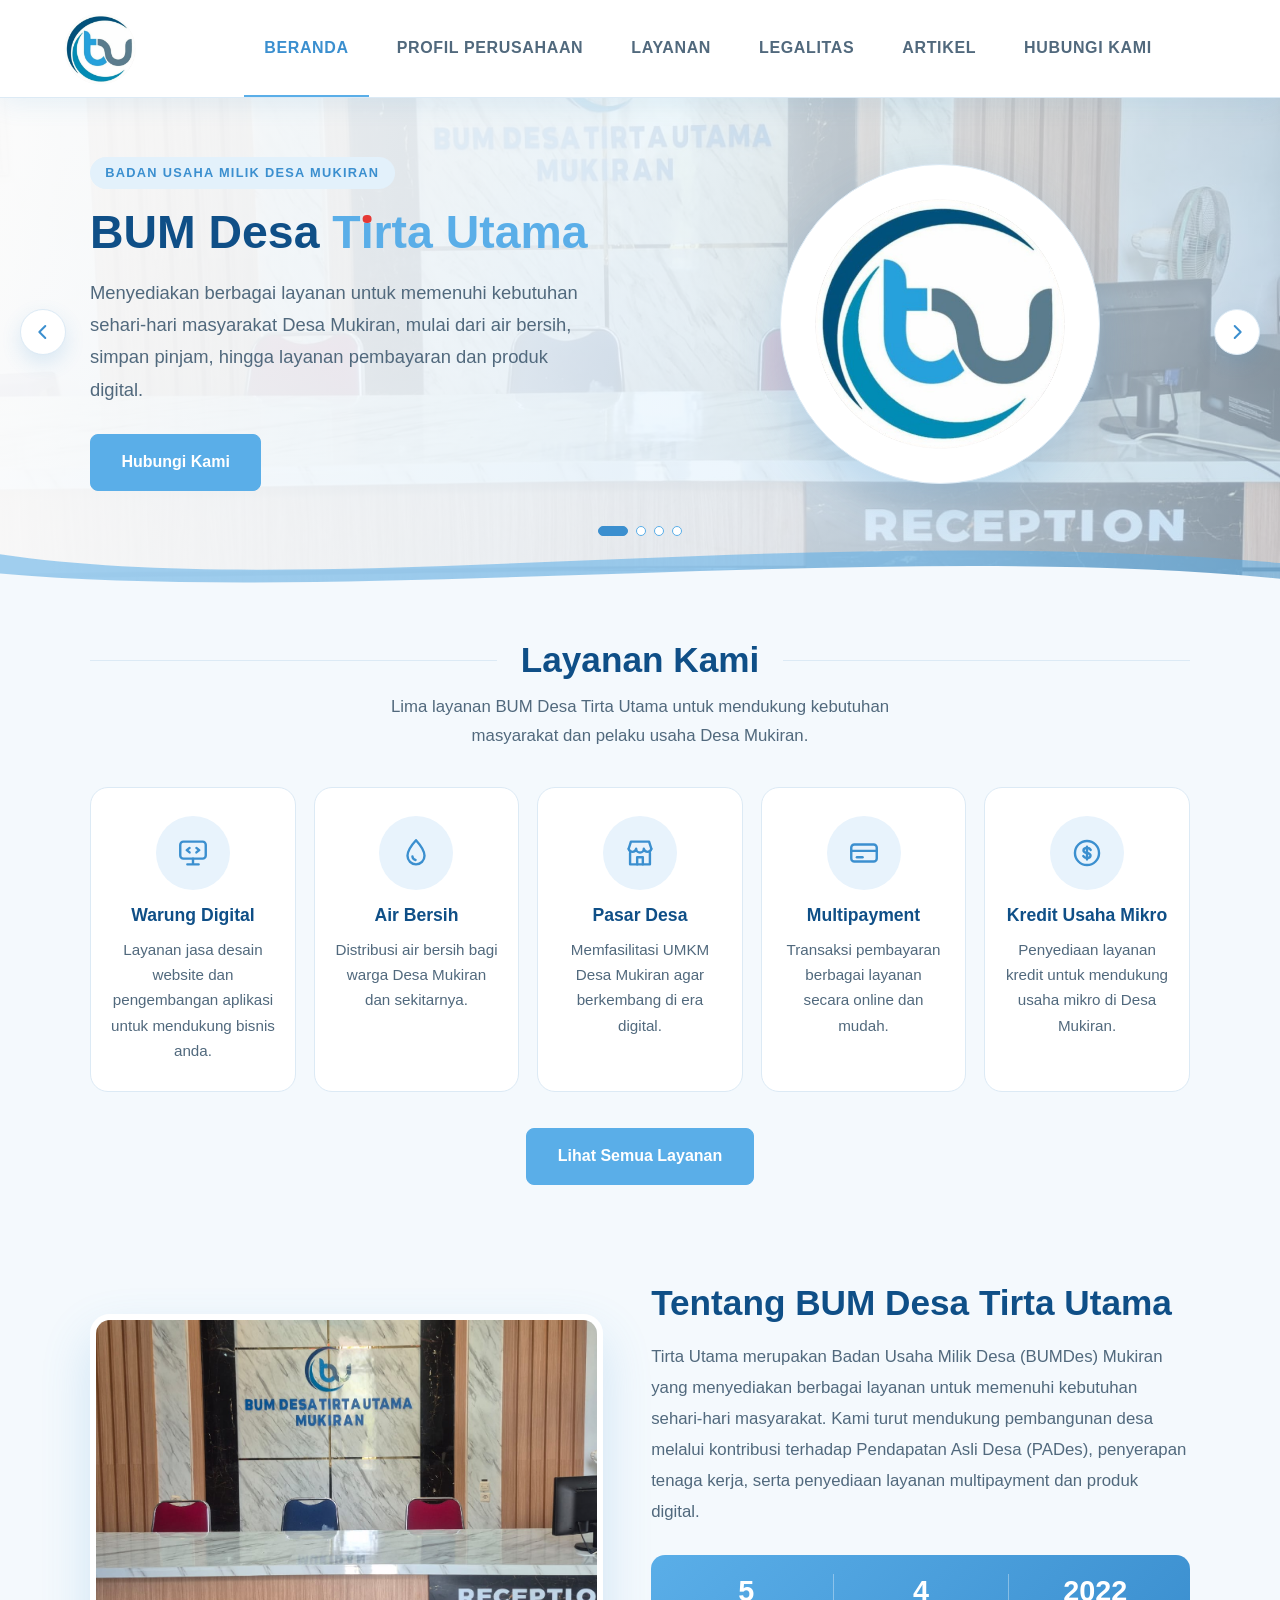
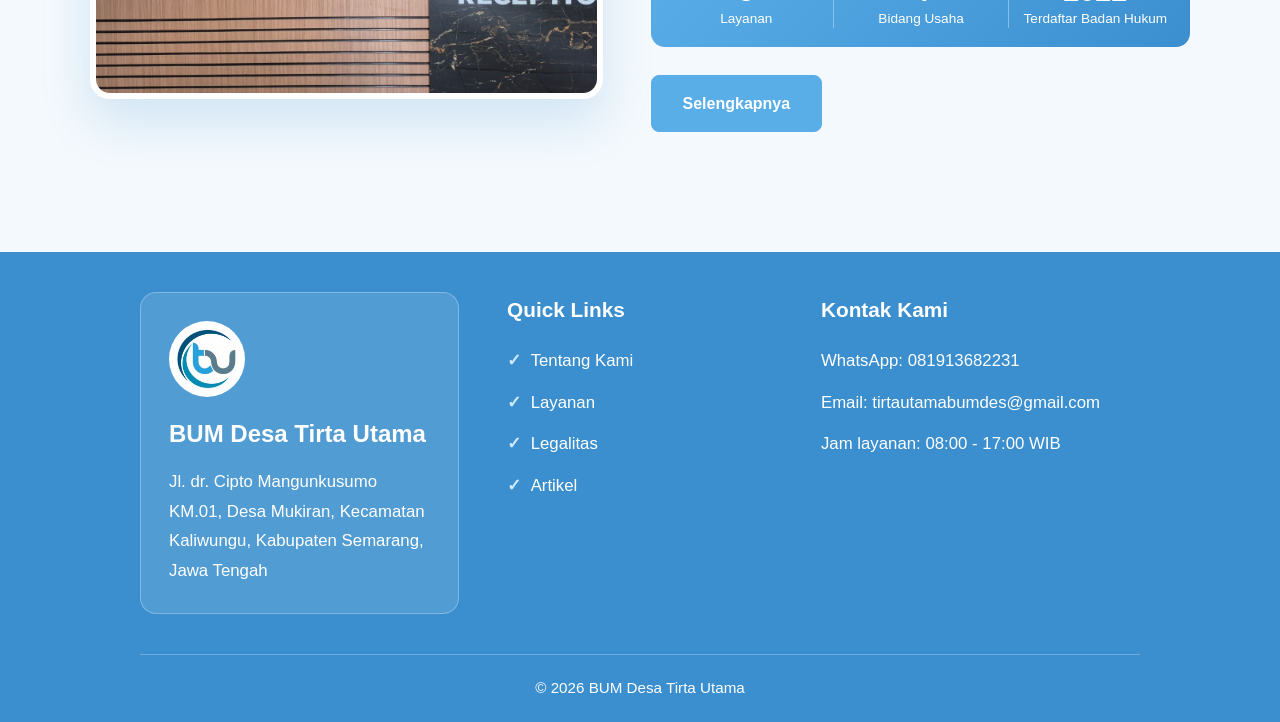
<file: index.html>
<!DOCTYPE html>
<html lang="id">
<head>
    <meta charset="UTF-8">
    <meta name="viewport" content="width=device-width, initial-scale=1">
    <title>BUM DESA TIRTA UTAMA</title>
    <link rel="stylesheet" href="style.css">
    <link rel="icon" type="image/png" href="logo.png">
</head>

<body class="home">
    <div class="container">

        <!-- NAVIGATION BAR -->
        <div class="container-navbar">
            <ul class="ul-navbar">
                <li class="li-navbar">
                    <a href="index.html" class="a-navbar active">BERANDA</a>
                </li>
                <li class="li-navbar">
                    <a href="companyprofile.html" class="a-navbar">PROFIL PERUSAHAAN</a>
                </li>
                <li class="li-navbar">
                    <a href="layanan.html" class="a-navbar">LAYANAN</a>
                </li>
                <li class="li-navbar">
                    <a href="legalitas.html" class="a-navbar">LEGALITAS</a>
                </li>
                <li class="li-navbar">
                    <a href="artikel.html" class="a-navbar">ARTIKEL</a>
                </li>
                <li class="li-navbar">
                    <a href="hubungikami.html" class="a-navbar">HUBUNGI KAMI</a>
                </li>
            </ul>
        </div>
        <!-- END OF NAVIGATION BAR -->

        <!-- CONTENT -->
        <main>

            <!-- HERO SLIDER: slide 1 = sapaan, slide berikutnya = artikel terbaru (dibuat otomatis oleh beranda.js) -->
            <section class="hm-hero" aria-roledescription="carousel" aria-label="Sapaan dan artikel terbaru">
                <div class="hm-track" id="hm-track">

                    <!-- Slide 1: sapaan -->
                    <div class="hm-slide">
                        <div class="hm-slide-in">
                            <div>
                                <span class="hm-kicker">Badan Usaha Milik Desa Mukiran</span>
                                <h1>BUM Desa <span>T<span class="i-merah">ı</span>rta Utama</span></h1>
                                <p>Menyediakan berbagai layanan untuk memenuhi kebutuhan sehari-hari masyarakat Desa Mukiran, mulai dari air bersih, simpan pinjam, hingga layanan pembayaran dan produk digital.</p>
                                <div class="hm-btns">
                                    <a href="hubungikami.html" class="btn btn-primary">Hubungi Kami</a>
                                </div>
                            </div>
                            <div class="hm-visual hm-visual-logo">
                                <img src="logo.png" alt="Logo BUM Desa Tirta Utama">
                            </div>
                        </div>
                    </div>

                    <!-- Slide artikel disisipkan di sini oleh beranda.js -->

                </div>

                <button type="button" class="hm-arrow hm-prev" id="hm-prev" aria-label="Slide sebelumnya">
                    <svg viewBox="0 0 24 24" fill="none" stroke="currentColor" stroke-width="2.2" stroke-linecap="round" stroke-linejoin="round" aria-hidden="true"><path d="M14.5 5.5L8 12l6.5 6.5"/></svg>
                </button>
                <button type="button" class="hm-arrow hm-next" id="hm-next" aria-label="Slide berikutnya">
                    <svg viewBox="0 0 24 24" fill="none" stroke="currentColor" stroke-width="2.2" stroke-linecap="round" stroke-linejoin="round" aria-hidden="true"><path d="M9.5 5.5L16 12l-6.5 6.5"/></svg>
                </button>
                <div class="hm-dots" id="hm-dots"></div>
            </section>

            <!-- LAYANAN -->
            <section class="hm-section">
                <div class="hm-wrap">
                    <h2 class="hm-title">Layanan Kami</h2>
                    <p class="hm-sub">Lima layanan BUM Desa Tirta Utama untuk mendukung kebutuhan masyarakat dan pelaku usaha Desa Mukiran.</p>

                    <div class="hm-svc-grid">
                        <a href="layanan.html" class="hm-svc">
                            <span class="hm-svc-icon"><svg viewBox="0 0 24 24" fill="none" stroke="currentColor" stroke-width="1.7" stroke-linecap="round" stroke-linejoin="round" aria-hidden="true"><rect x="3" y="4" width="18" height="12" rx="2.2"/><path d="M8 20h8M12 16v4"/><path d="M9.6 8.4L7.6 10l2 1.6M14.4 8.4l2 1.6-2 1.6"/></svg></span>
                            <h3>Warung Digital</h3>
                            <p>Layanan jasa desain website dan pengembangan aplikasi untuk mendukung bisnis anda.</p>
                        </a>
                        <a href="layanan.html" class="hm-svc">
                            <span class="hm-svc-icon"><svg viewBox="0 0 24 24" fill="none" stroke="currentColor" stroke-width="1.7" stroke-linecap="round" stroke-linejoin="round" aria-hidden="true"><path d="M12 3s6 6.5 6 11a6 6 0 0 1-12 0c0-4.5 6-11 6-11z"/><path d="M9.5 14.5a2.6 2.6 0 0 0 2.2 2.4"/></svg></span>
                            <h3>Air Bersih</h3>
                            <p>Distribusi air bersih bagi warga Desa Mukiran dan sekitarnya.</p>
                        </a>
                        <a href="layanan.html" class="hm-svc">
                            <span class="hm-svc-icon"><svg viewBox="0 0 24 24" fill="none" stroke="currentColor" stroke-width="1.7" stroke-linecap="round" stroke-linejoin="round" aria-hidden="true"><path d="M4 9l1.6-5h12.8L20 9"/><path d="M4 9a2.7 2.7 0 0 0 5.3 0 2.7 2.7 0 0 0 5.4 0A2.7 2.7 0 0 0 20 9"/><path d="M5 12v8h14v-8"/><path d="M10 20v-5h4v5"/></svg></span>
                            <h3>Pasar Desa</h3>
                            <p>Memfasilitasi UMKM Desa Mukiran agar berkembang di era digital.</p>
                        </a>
                        <a href="layanan.html" class="hm-svc">
                            <span class="hm-svc-icon"><svg viewBox="0 0 24 24" fill="none" stroke="currentColor" stroke-width="1.7" stroke-linecap="round" stroke-linejoin="round" aria-hidden="true"><rect x="3" y="6" width="18" height="12" rx="2.2"/><path d="M3 10.5h18"/><path d="M7 15h4"/></svg></span>
                            <h3>Multipayment</h3>
                            <p>Transaksi pembayaran berbagai layanan secara online dan mudah.</p>
                        </a>
                        <a href="layanan.html" class="hm-svc">
                            <span class="hm-svc-icon"><svg viewBox="0 0 24 24" fill="none" stroke="currentColor" stroke-width="1.7" stroke-linecap="round" stroke-linejoin="round" aria-hidden="true"><circle cx="12" cy="12" r="8.5"/><path d="M12 7.5v9"/><path d="M14.6 9.8c-.5-.9-1.5-1.3-2.6-1.3-1.5 0-2.5.7-2.5 1.7s1 1.5 2.5 1.8 2.5.8 2.5 1.8-1 1.7-2.5 1.7c-1.1 0-2.1-.4-2.6-1.3"/></svg></span>
                            <h3>Kredit Usaha Mikro</h3>
                            <p>Penyediaan layanan kredit untuk mendukung usaha mikro di Desa Mukiran.</p>
                        </a>
                    </div>

                    <div class="hm-center">
                        <a href="layanan.html" class="btn btn-primary">Lihat Semua Layanan</a>
                    </div>
                </div>
            </section>

            <!-- COMPANY PROFILE -->
            <section class="hm-section">
                <div class="hm-wrap hm-about">
                    <img src="bumdes.png" class="hm-about-img" alt="Ruang resepsionis BUM Desa Tirta Utama Mukiran">

                    <div>
                        <h2>Tentang BUM Desa Tirta Utama</h2>
                        <p>Tirta Utama merupakan Badan Usaha Milik Desa (BUMDes) Mukiran yang menyediakan berbagai 
                            layanan untuk memenuhi kebutuhan sehari-hari masyarakat. Kami turut mendukung pembangunan 
                            desa melalui kontribusi terhadap Pendapatan Asli Desa (PADes), penyerapan tenaga kerja, 
                            serta penyediaan layanan multipayment dan produk digital.</p>

                        <div class="hm-stats">
                            <div><b>5</b><span>Layanan</span></div>
                            <div><b>4</b><span>Bidang Usaha</span></div>
                            <div><b>2022</b><span>Terdaftar Badan Hukum</span></div>
                        </div>

                        <a href="companyprofile.html" class="btn btn-primary">Selengkapnya</a>
                    </div>
                </div>
            </section>

        </main>
        <!-- END OF CONTENT -->

        <!-- FOOTER -->
        <footer class="container-footer">
            <div class="footer-grid">
                <div class="footer-card">
                    <img src="logo.png" class="footer-logo" alt="BUM Desa Tirta Utama">
                    <h3>BUM Desa Tirta Utama</h3>
                    <p>Jl. dr. Cipto Mangunkusumo KM.01, Desa Mukiran, Kecamatan Kaliwungu, Kabupaten Semarang, Jawa Tengah</p>
                </div>
                <div class="footer-col">
                    <h4>Quick Links</h4>
                    <ul class="footer-list footer-check">
                        <li><a href="companyprofile.html">Tentang Kami</a></li>
                        <li><a href="layanan.html">Layanan</a></li>
                        <li><a href="legalitas.html">Legalitas</a></li>
                        <li><a href="artikel.html">Artikel</a></li>
                    </ul>
                </div>
                <div class="footer-col">
                    <h4>Kontak Kami</h4>
                    <ul class="footer-list">
                        <li>WhatsApp: 081913682231</li>
                        <li>Email: tirtautamabumdes@gmail.com</li>
                        <li>Jam layanan: 08:00 - 17:00 WIB</li>
                    </ul>
                </div>
            </div>
            <div class="footer-bottom">
                <p>&copy; 2026 BUM Desa Tirta Utama</p>
            </div>
        </footer>
        <!-- END OF FOOTER -->

    </div>

    <script src="beranda.js"></script>
    <script src="logo-scroll.js"></script>
</body>
</html>
</file>
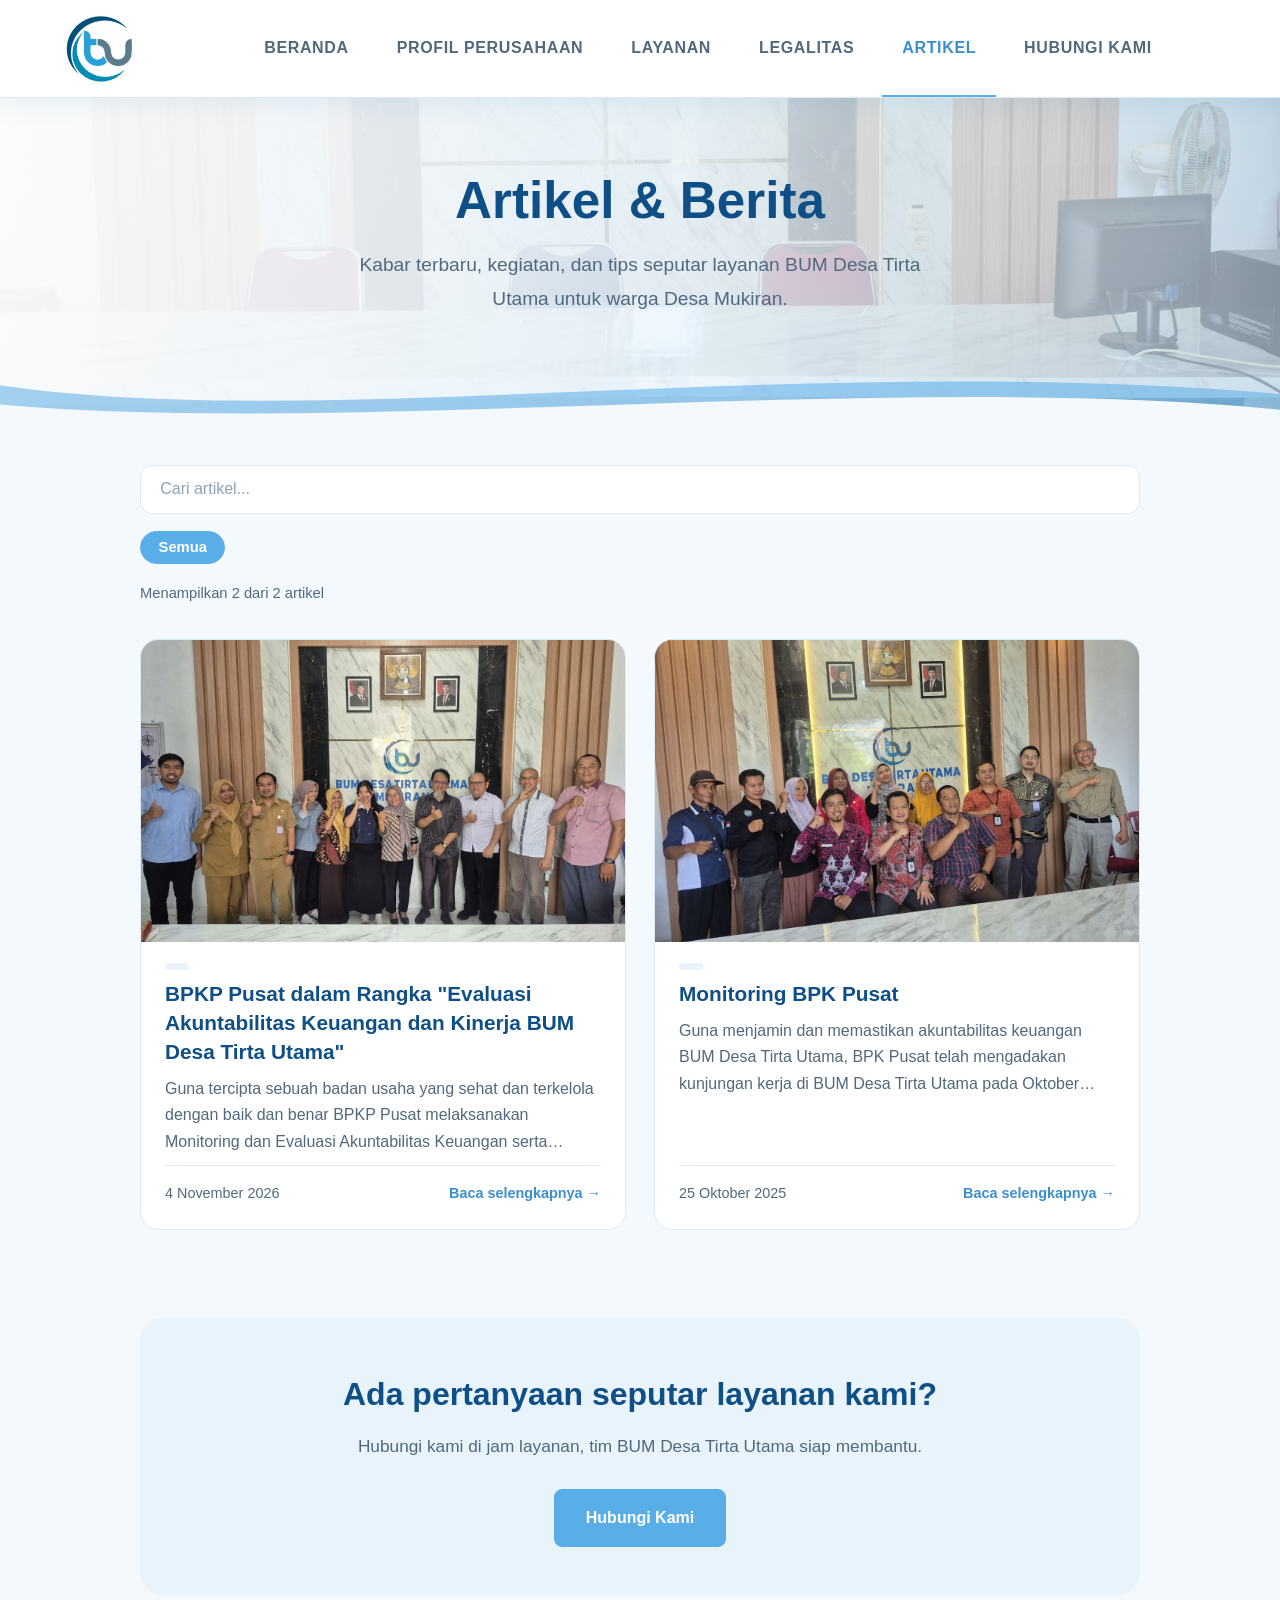
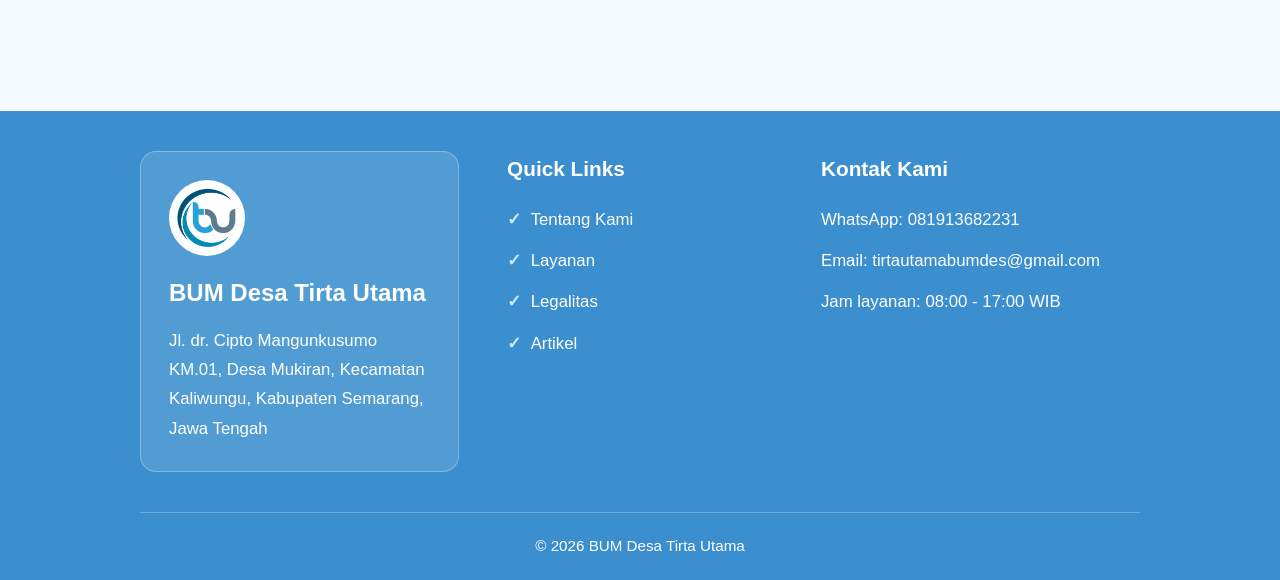
<file: artikel.html>
<!DOCTYPE html>
<html lang="id">
<head>
    <meta charset="UTF-8">
    <meta name="viewport" content="width=device-width, initial-scale=1">
    <title>Artikel - BUM Desa Tirta Utama</title>
    <link rel="stylesheet" href="style.css">
    <link rel="icon" type="image/png" href="logo.png">
</head>

<body>
    <div class="container">

        <!-- NAVIGATION BAR -->
        <div class="container-navbar">
            <ul class="ul-navbar">
                <li class="li-navbar">
                    <a href="index.html" class="a-navbar">BERANDA</a>
                </li>
                <li class="li-navbar">
                    <a href="companyprofile.html" class="a-navbar">PROFIL PERUSAHAAN</a>
                </li>
                <li class="li-navbar">
                    <a href="layanan.html" class="a-navbar">LAYANAN</a>
                </li>
                <li class="li-navbar">
                    <a href="legalitas.html" class="a-navbar">LEGALITAS</a>
                </li>
                <li class="li-navbar">
                    <a href="artikel.html" class="a-navbar active">ARTIKEL</a>
                </li>
                <li class="li-navbar">
                    <a href="hubungikami.html" class="a-navbar">HUBUNGI KAMI</a>
                </li>
            </ul>
        </div>
        <!-- END OF NAVIGATION BAR -->

        <!-- CONTENT: ARTIKEL -->
        <main class="cp-main">

            <!-- ===== TAMPILAN DAFTAR ARTIKEL ===== -->
            <div id="ar-list">

                <!-- Judul halaman -->
                <section class="cp-hero">
                    <div class="cp-hero-inner">
                        <h1>Artikel &amp; Berita</h1>
                        <p>Kabar terbaru, kegiatan, dan tips seputar layanan BUM Desa Tirta Utama untuk warga Desa Mukiran.</p>
                    </div>
                </section>

                <!-- Daftar artikel (kartu dibuat otomatis oleh artikel.js dari artikel-data.js) -->
                <section class="cp-section">
                    <div class="cp-wrap">
                        <div class="ar-tools">
                            <input type="search" id="ar-search" class="ar-search" placeholder="Cari artikel..." aria-label="Cari artikel">
                            <div id="ar-filter" class="ar-filter" role="group" aria-label="Filter kategori"></div>
                            <p id="ar-count" class="ar-count" aria-live="polite"></p>
                        </div>

                        <div id="ar-grid" class="berita-grid"></div>

                        <div id="ar-empty" class="ar-empty" hidden>
                            <h3>Artikel tidak ditemukan</h3>
                            <p>Coba kata kunci lain atau pilih kategori yang berbeda.</p>
                        </div>
                    </div>
                </section>

                <!-- Ajakan -->
                <section class="cp-section">
                    <div class="cp-wrap">
                        <div class="cp-cta">
                            <h2>Ada pertanyaan seputar layanan kami?</h2>
                            <p>Hubungi kami di jam layanan, tim BUM Desa Tirta Utama siap membantu.</p>
                            <a href="hubungikami.html" class="btn btn-primary">Hubungi Kami</a>
                        </div>
                    </div>
                </section>
            </div>

            <!-- ===== TAMPILAN BACA ARTIKEL (dibuka lewat #artikel-0, #artikel-1, dst) ===== -->
            <div id="ar-detail" hidden>
                <section class="cp-section">
                    <div class="cp-wrap">
                        <div class="ar-back">
                            <a href="artikel.html" class="btn btn-secondary">&larr; Semua Artikel</a>
                        </div>
                        <article id="ar-read" class="ar-read"></article>

                        <div id="ar-more" class="ar-more" hidden>
                            <h2 class="cp-title">Artikel Lainnya</h2>
                            <div id="ar-more-grid" class="berita-grid"></div>
                        </div>
                    </div>
                </section>
            </div>

        </main>
        <!-- END OF CONTENT -->

        <!-- FOOTER -->
        <footer class="container-footer">
            <div class="footer-grid">
                <div class="footer-card">
                    <img src="logo.png" class="footer-logo" alt="BUM Desa Tirta Utama">
                    <h3>BUM Desa Tirta Utama</h3>
                    <p>Jl. dr. Cipto Mangunkusumo KM.01, Desa Mukiran, Kecamatan Kaliwungu, Kabupaten Semarang, Jawa Tengah</p>
                </div>
                <div class="footer-col">
                    <h4>Quick Links</h4>
                    <ul class="footer-list footer-check">
                        <li><a href="companyprofile.html">Tentang Kami</a></li>
                        <li><a href="layanan.html">Layanan</a></li>
                        <li><a href="legalitas.html">Legalitas</a></li>
                        <li><a href="artikel.html">Artikel</a></li>
                    </ul>
                </div>
                <div class="footer-col">
                    <h4>Kontak Kami</h4>
                    <ul class="footer-list">
                        <li>WhatsApp: 081913682231</li>
                        <li>Email: tirtautamabumdes@gmail.com</li>
                        <li>Jam layanan: 08:00 - 17:00 WIB</li>
                    </ul>
                </div>
            </div>
            <div class="footer-bottom">
                <p>&copy; 2026 BUM Desa Tirta Utama</p>
            </div>
        </footer>
        <!-- END OF FOOTER -->

    </div>

    <script src="ilustrasi.js"></script>
    <script src="artikel-data.js"></script>
    <script src="artikel.js"></script>
    <script src="logo-scroll.js"></script>
</body>
</html>
</file>
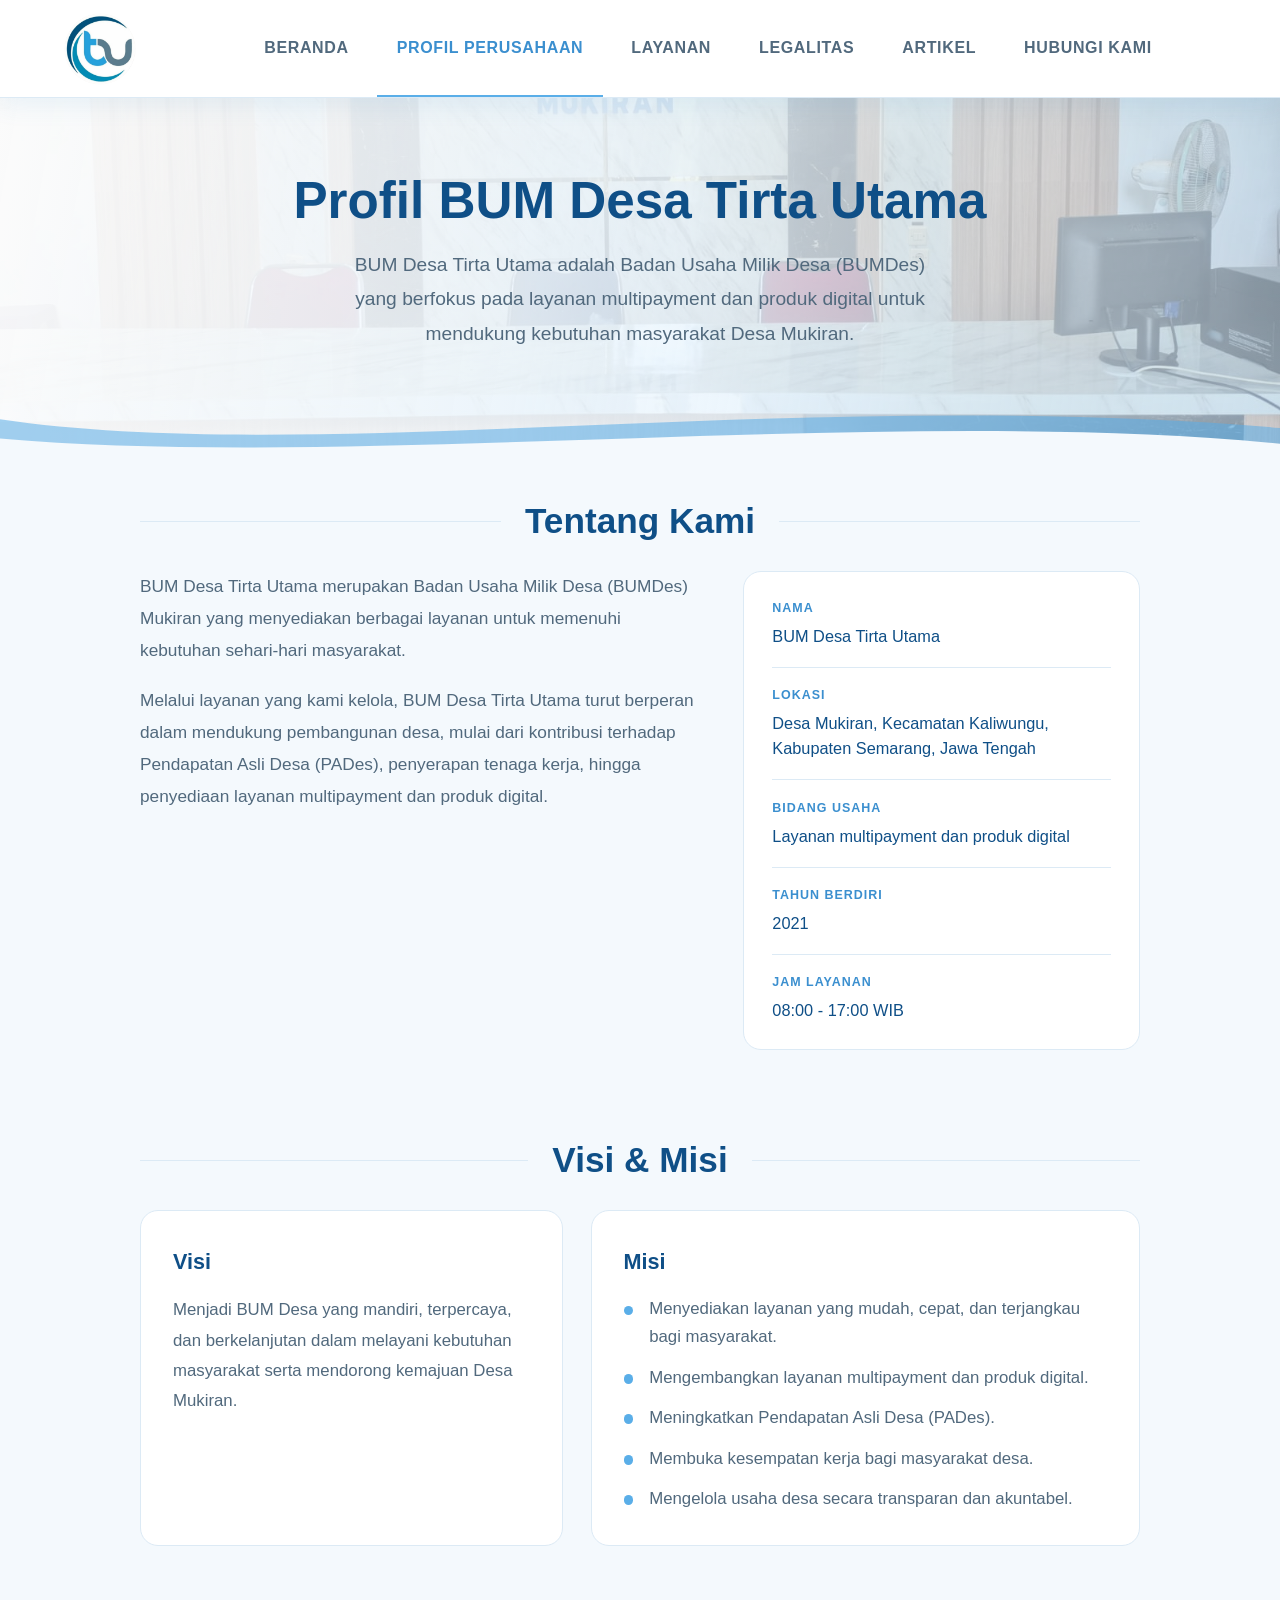
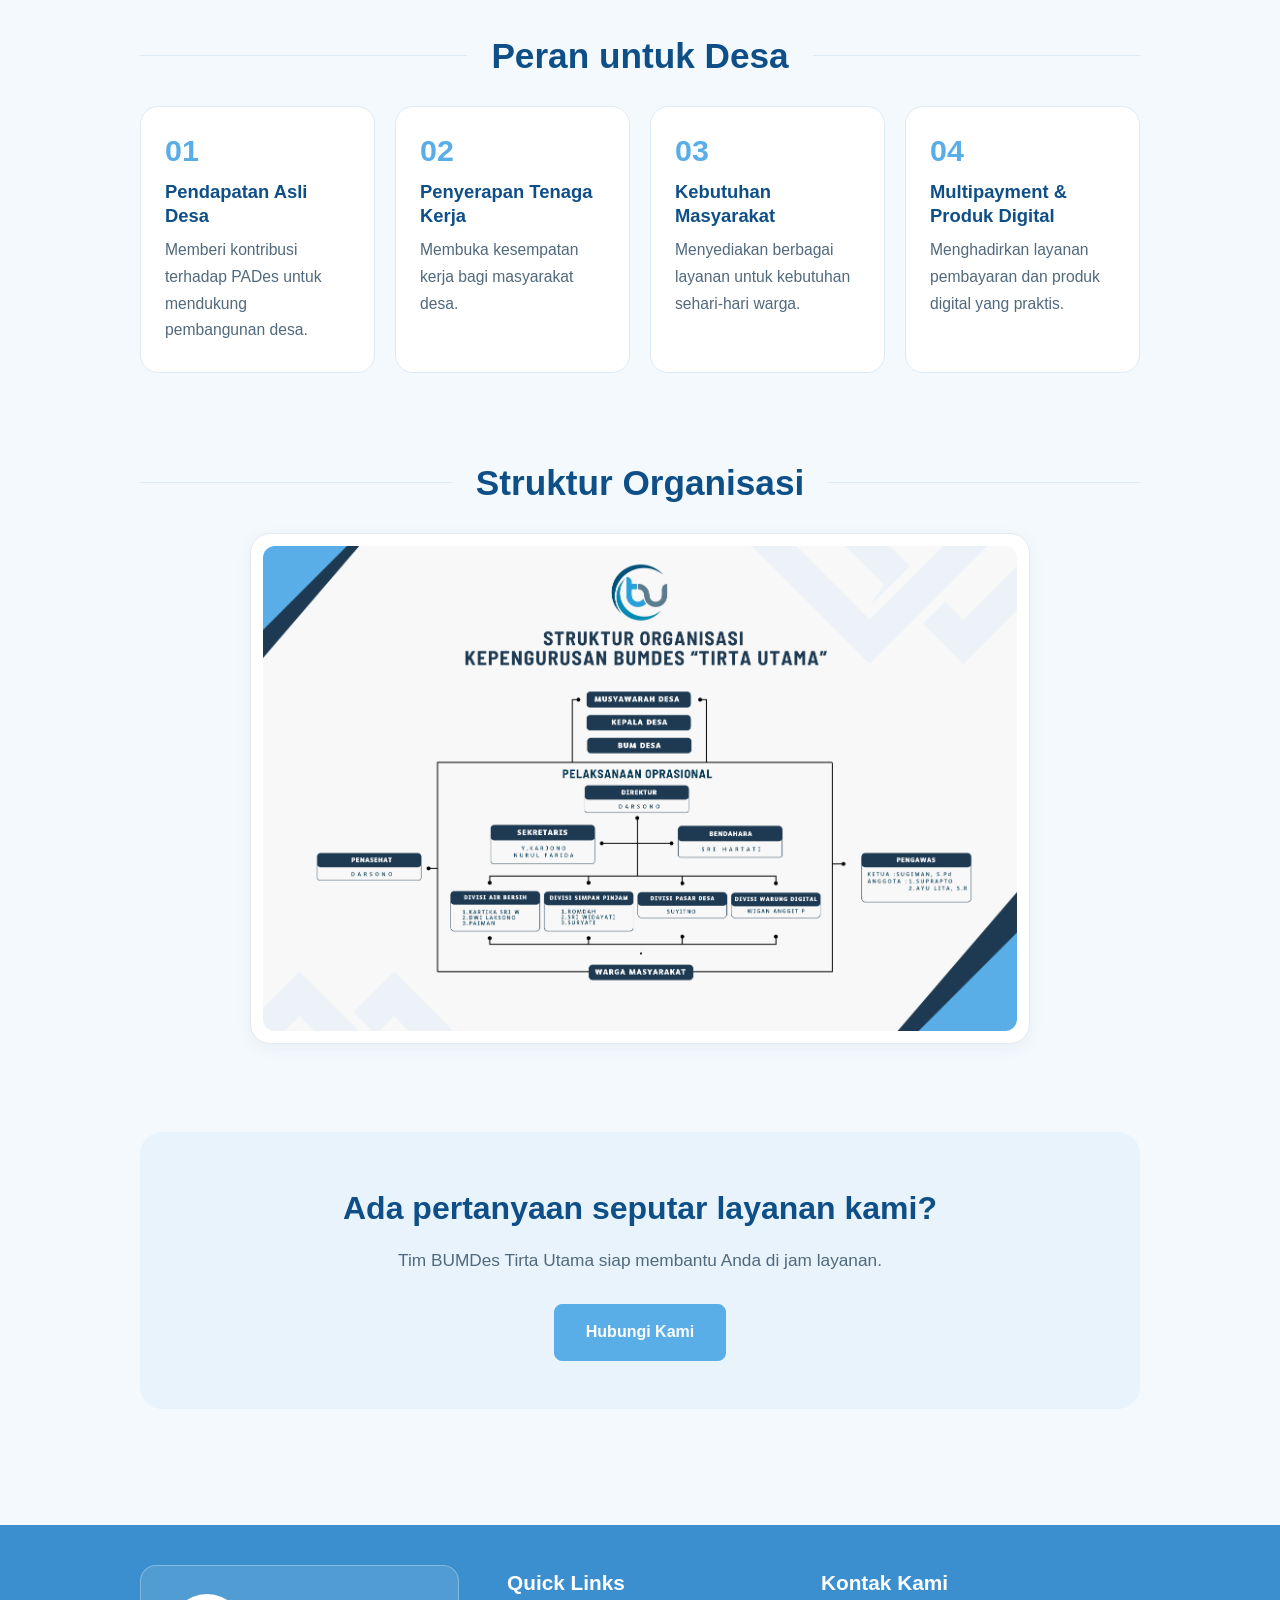
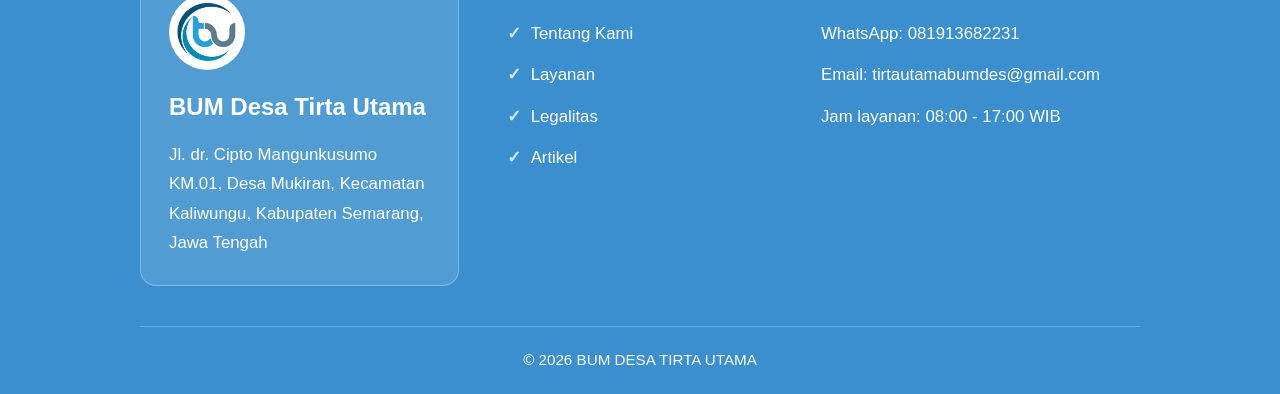
<file: companyprofile.html>
<!DOCTYPE html>
<html lang="id">
<head>
    <meta charset="UTF-8">
    <meta name="viewport" content="width=device-width, initial-scale=1">
    <title>Company Profile - BUM DESA TIRTA UTAMA</title>
    <link rel="stylesheet" href="style.css">
    <link rel="icon" type="image/png" href="logo.png">
</head>

<body>
    <div class="container">

        <!-- NAVIGATION BAR -->
        <div class="container-navbar">
            <ul class="ul-navbar">
                <li class="li-navbar">
                    <a href="index.html" class="a-navbar">BERANDA</a>
                </li>
                <li class="li-navbar">
                    <a href="companyprofile.html" class="a-navbar active">PROFIL PERUSAHAAN</a>
                </li>
                <li class="li-navbar">
                    <a href="layanan.html" class="a-navbar">LAYANAN</a>
                </li>
                <li class="li-navbar">
                    <a href="legalitas.html" class="a-navbar">LEGALITAS</a>
                </li>
                <li class="li-navbar">
                    <a href="artikel.html" class="a-navbar">ARTIKEL</a>
                </li>
                <li class="li-navbar">
                    <a href="hubungikami.html" class="a-navbar">HUBUNGI KAMI</a>
                </li>
            </ul>
        </div>
        <!-- END OF NAVIGATION BAR -->

        <!-- CONTENT: COMPANY PROFILE -->
        <main class="cp-main">

            <!-- Judul halaman -->
            <section class="cp-hero">
                <div class="cp-hero-inner">
                    <h1>Profil BUM Desa Tirta Utama</h1>
                    <p>BUM Desa Tirta Utama adalah Badan Usaha Milik Desa (BUMDes) yang berfokus pada layanan multipayment dan produk digital untuk mendukung kebutuhan masyarakat Desa Mukiran.</p>
                </div>
            </section>

            <!-- Tentang kami -->
            <section class="cp-section">
                <div class="cp-wrap">
                    <h2 class="cp-title">Tentang Kami</h2>
                    <div class="cp-about">
                        <div class="cp-about-text">
                            <p>BUM Desa Tirta Utama merupakan Badan Usaha Milik Desa (BUMDes) Mukiran yang menyediakan berbagai layanan untuk memenuhi kebutuhan sehari-hari masyarakat.</p>
                            <p>Melalui layanan yang kami kelola, BUM Desa Tirta Utama turut berperan dalam mendukung pembangunan desa, mulai dari kontribusi terhadap Pendapatan Asli Desa (PADes), penyerapan tenaga kerja, hingga penyediaan layanan multipayment dan produk digital.</p>
                        </div>

                        <dl class="cp-facts">
                            <div class="cp-fact">
                                <dt>Nama</dt>
                                <dd>BUM Desa Tirta Utama</dd>
                            </div>
                            <div class="cp-fact">
                                <dt>Lokasi</dt>
                                <dd>Desa Mukiran, Kecamatan Kaliwungu, Kabupaten Semarang, Jawa Tengah</dd>
                            </div>
                            <div class="cp-fact">
                                <dt>Bidang Usaha</dt>
                                <dd>Layanan multipayment dan produk digital</dd>
                            </div>
                            <div class="cp-fact">
                                <dt>Tahun Berdiri</dt>
                                <dd>2021</dd>
                            </div>
                            <div class="cp-fact">
                                <dt>Jam Layanan</dt>
                                <dd>08:00 - 17:00 WIB</dd>
                            </div>
                        </dl>
                    </div>
                </div>
            </section>

            <!-- Visi & misi -->
            <section class="cp-section">
                <div class="cp-wrap">
                    <h2 class="cp-title">Visi &amp; Misi</h2>
                    <div class="cp-duo">
                        <div class="cp-card">
                            <h3>Visi</h3>
                            <p>Menjadi BUM Desa yang mandiri, terpercaya, dan berkelanjutan dalam melayani kebutuhan masyarakat serta mendorong kemajuan Desa Mukiran.</p>
                        </div>
                        <div class="cp-card">
                            <h3>Misi</h3>
                            <ul class="cp-list">
                                <li>Menyediakan layanan yang mudah, cepat, dan terjangkau bagi masyarakat.</li>
                                <li>Mengembangkan layanan multipayment dan produk digital.</li>
                                <li>Meningkatkan Pendapatan Asli Desa (PADes).</li>
                                <li>Membuka kesempatan kerja bagi masyarakat desa.</li>
                                <li>Mengelola usaha desa secara transparan dan akuntabel.</li>
                            </ul>
                        </div>
                    </div>
                </div>
            </section>

            <!-- Peran BUMDes -->
            <section class="cp-section">
                <div class="cp-wrap">
                    <h2 class="cp-title">Peran untuk Desa</h2>
                    <div class="cp-roles">
                        <div class="cp-role">
                            <span class="cp-num">01</span>
                            <h3>Pendapatan Asli Desa</h3>
                            <p>Memberi kontribusi terhadap PADes untuk mendukung pembangunan desa.</p>
                        </div>
                        <div class="cp-role">
                            <span class="cp-num">02</span>
                            <h3>Penyerapan Tenaga Kerja</h3>
                            <p>Membuka kesempatan kerja bagi masyarakat desa.</p>
                        </div>
                        <div class="cp-role">
                            <span class="cp-num">03</span>
                            <h3>Kebutuhan Masyarakat</h3>
                            <p>Menyediakan berbagai layanan untuk kebutuhan sehari-hari warga.</p>
                        </div>
                        <div class="cp-role">
                            <span class="cp-num">04</span>
                            <h3>Multipayment &amp; Produk Digital</h3>
                            <p>Menghadirkan layanan pembayaran dan produk digital yang praktis.</p>
                        </div>
                    </div>
                </div>
            </section>

            <!-- Struktur pengurus -->
            <section class="cp-section">
                <div class="cp-wrap">
                    <h2 class="cp-title">Struktur Organisasi</h2>
                    <div style="max-width:780px; margin:24px auto 0; padding:12px; background:#fff; border:1px solid #e0eaf3; border-radius:20px; box-shadow:0 4px 16px rgba(30,60,90,0.06);">
                        <a href="struktur-organisasi.png" target="_blank" rel="noopener">
                            <img src="struktur-organisasi.png" 
                            alt="Struktur organisasi BUM Desa Tirta Utama"
                            style="display:block; width:100%; height:auto; margin:0 auto; border-radius:12px;">
                        </a>
                    </div>
                </div>
            </section>

            <!-- Ajakan -->
            <section class="cp-section">
                <div class="cp-wrap">
                    <div class="cp-cta">
                        <h2>Ada pertanyaan seputar layanan kami?</h2>
                        <p>Tim BUMDes Tirta Utama siap membantu Anda di jam layanan.</p>
                        <a href="hubungikami.html" class="btn btn-primary">Hubungi Kami</a>
                    </div>
                </div>
            </section>

        </main>
        <!-- END OF CONTENT -->

        <!-- FOOTER -->
        <footer class="container-footer">
            <div class="footer-grid">
                <div class="footer-card">
                    <img src="logo.png" class="footer-logo" alt="BUM DESA TIRTA UTAMA">
                    <h3>BUM Desa Tirta Utama</h3>
                    <p>Jl. dr. Cipto Mangunkusumo KM.01, Desa Mukiran, Kecamatan Kaliwungu, Kabupaten Semarang, Jawa Tengah</p>
                </div>
                <div class="footer-col">
                    <h4>Quick Links</h4>
                    <ul class="footer-list footer-check">
                        <li><a href="companyprofile.html">Tentang Kami</a></li>
                        <li><a href="layanan.html">Layanan</a></li>
                        <li><a href="legalitas.html">Legalitas</a></li>
                        <li><a href="artikel.html">Artikel</a></li>
                    </ul>
                </div>
                <div class="footer-col">
                    <h4>Kontak Kami</h4>
                    <ul class="footer-list">
                        <li>WhatsApp: 081913682231</li>
                        <li>Email: tirtautamabumdes@gmail.com</li>
                        <li>Jam layanan: 08:00 - 17:00 WIB</li>
                    </ul>
                </div>
            </div>
            <div class="footer-bottom">
                <p>&copy; 2026 BUM DESA TIRTA UTAMA</p>
            </div>
        </footer>
        <!-- END OF FOOTER -->

    </div>

    <script src="logo-scroll.js"></script>
</body>
</html>
</file>
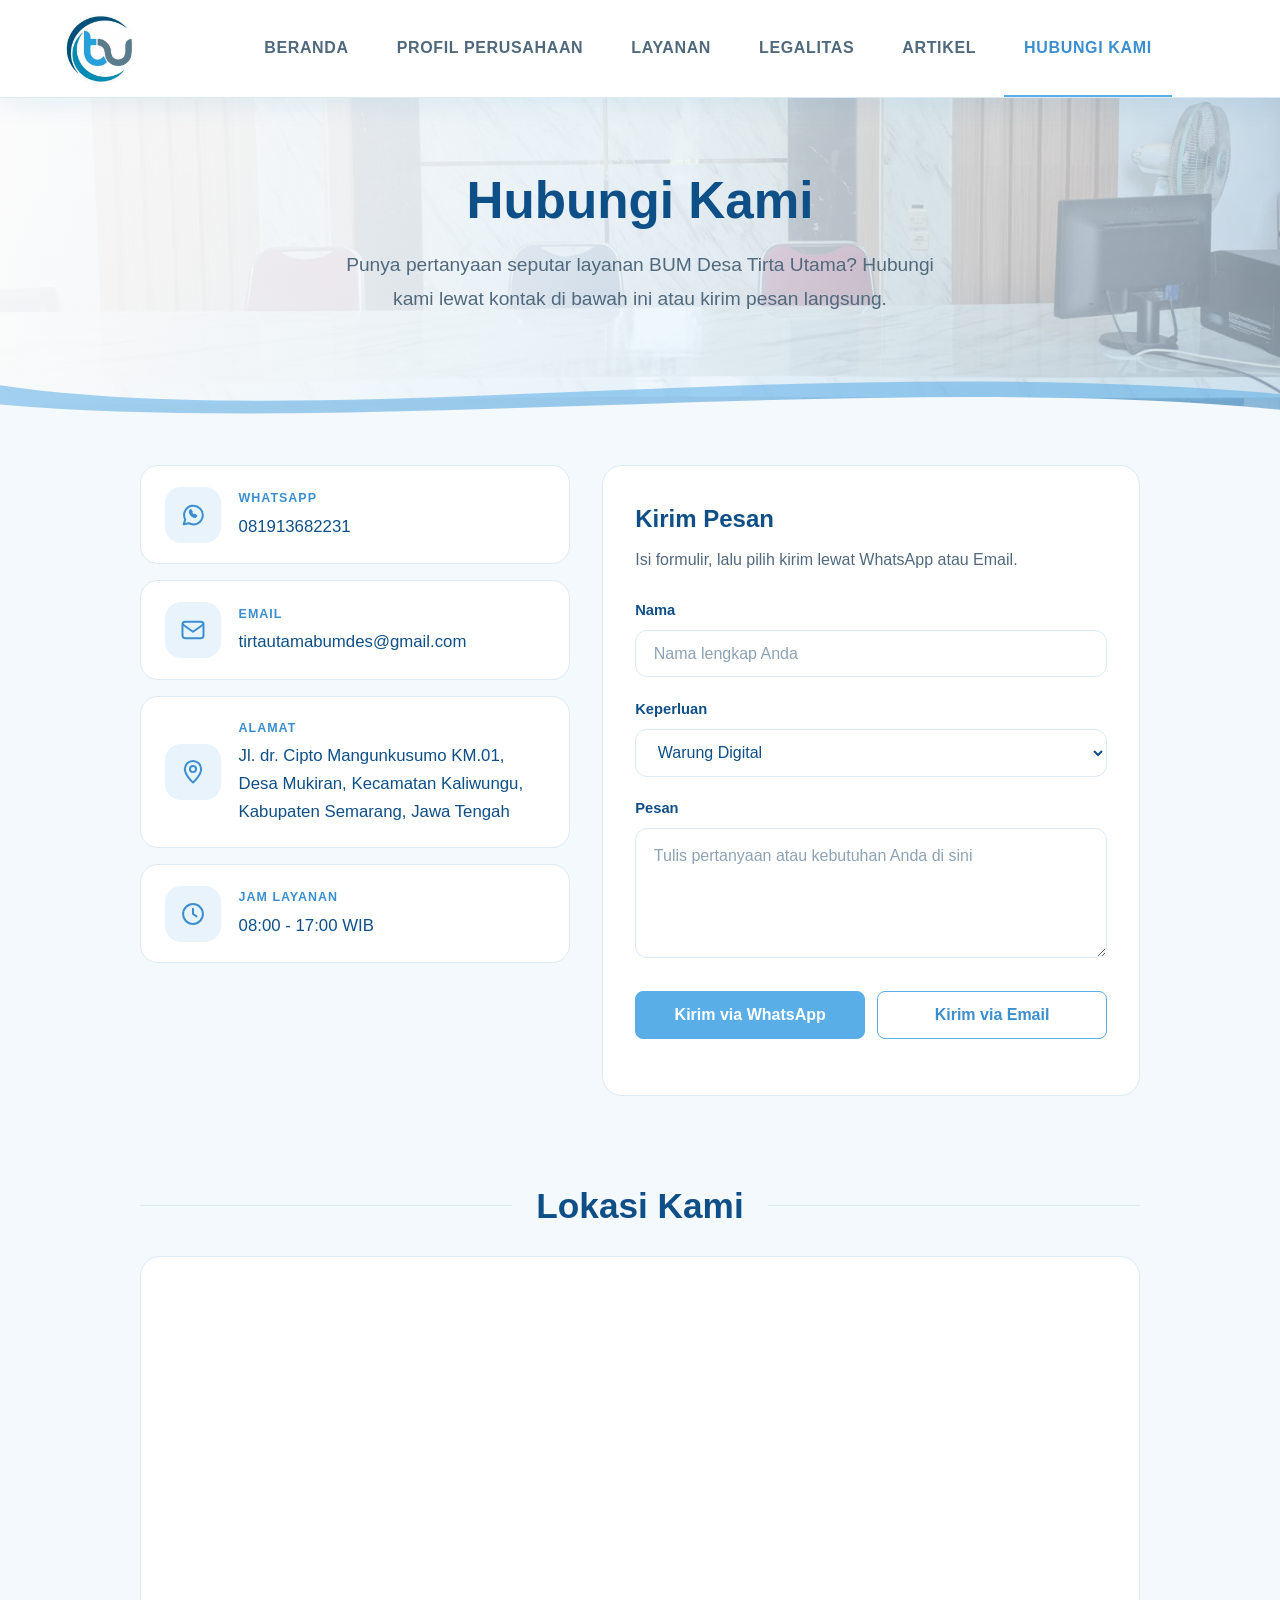
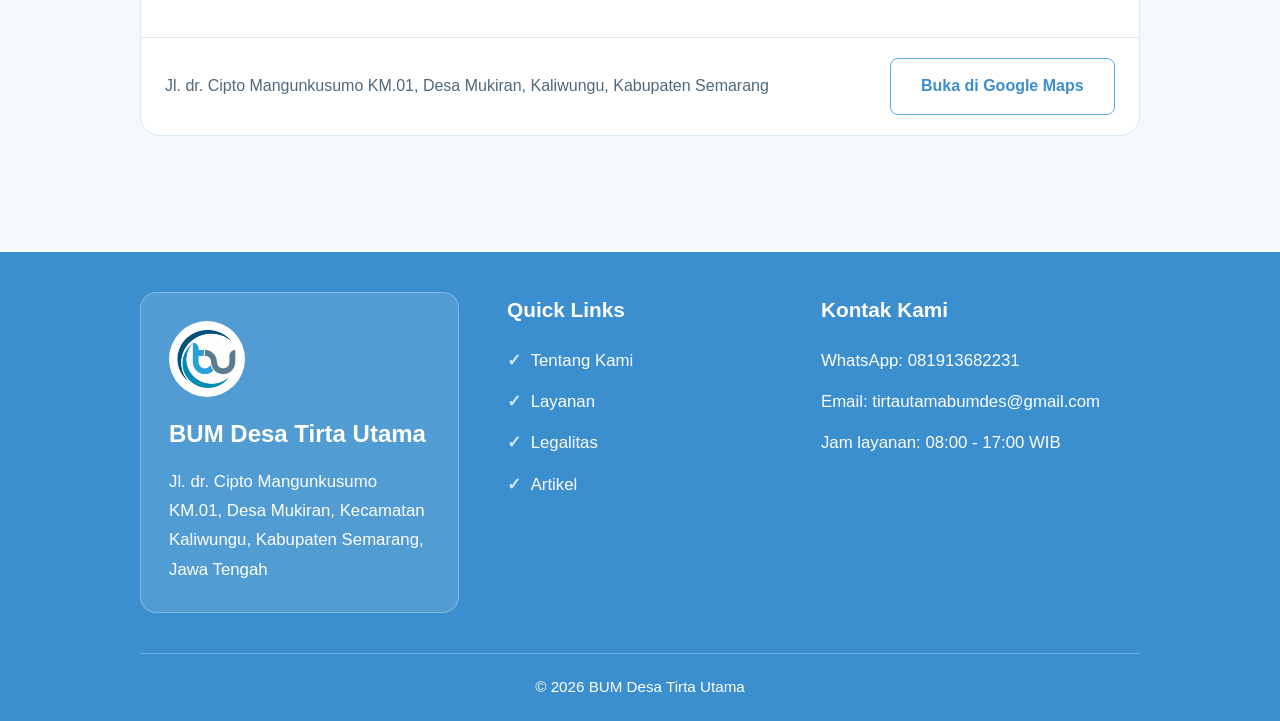
<file: hubungikami.html>
<!DOCTYPE html>
<html lang="id">
<head>
    <meta charset="UTF-8">
    <meta name="viewport" content="width=device-width, initial-scale=1">
    <title>Hubungi Kami - BUMDes Tirta Utama</title>
    <link rel="stylesheet" href="style.css">
    <link rel="icon" type="image/png" href="logo.png">
</head>

<body>
    <div class="container">

        <!-- NAVIGATION BAR -->
        <div class="container-navbar">
            <ul class="ul-navbar">
                <li class="li-navbar">
                    <a href="index.html" class="a-navbar">BERANDA</a>
                </li>
                <li class="li-navbar">
                    <a href="companyprofile.html" class="a-navbar">PROFIL PERUSAHAAN</a>
                </li>
                <li class="li-navbar">
                    <a href="layanan.html" class="a-navbar">LAYANAN</a>
                </li>
                <li class="li-navbar">
                    <a href="legalitas.html" class="a-navbar">LEGALITAS</a>
                </li>
                <li class="li-navbar">
                    <a href="artikel.html" class="a-navbar">ARTIKEL</a>
                </li>
                <li class="li-navbar">
                    <a href="hubungikami.html" class="a-navbar active">HUBUNGI KAMI</a>
                </li>
            </ul>
        </div>
        <!-- END OF NAVIGATION BAR -->

        <!-- CONTENT: HUBUNGI KAMI -->
        <main class="cp-main">

            <!-- Judul halaman -->
            <section class="cp-hero">
                <div class="cp-hero-inner">
                    <h1>Hubungi Kami</h1>
                    <p>Punya pertanyaan seputar layanan BUM Desa Tirta Utama? Hubungi kami lewat kontak di bawah ini atau kirim pesan langsung.</p>
                </div>
            </section>

            <!-- Kontak + formulir -->
            <section class="cp-section">
                <div class="cp-wrap">
                    <div class="hk-grid">

                        <!-- Info kontak -->
                        <div class="hk-info">
                            <a class="hk-item" href="https://wa.me/6281913682231" target="_blank" rel="noopener">
                                <span class="hk-icon"><svg viewBox="0 0 24 24" fill="none" stroke="currentColor" stroke-width="1.7" stroke-linecap="round" stroke-linejoin="round" aria-hidden="true"><path d="M4 20l1.3-4.2A8 8 0 1 1 8.4 19z"/><path d="M9.2 9.2c.2 2.2 2.4 4.4 4.6 4.6l1.2-1.1-1.8-1-.8.6c-.8-.4-1.6-1.2-2-2l.6-.8-1-1.8z"/></svg></span>
                                <div>
                                    <span class="hk-label">WhatsApp</span>
                                    <span class="hk-value">081913682231</span>
                                </div>
                            </a>

                            <a class="hk-item" href="mailto:tirtautamabumdes@gmail.com">
                                <span class="hk-icon"><svg viewBox="0 0 24 24" fill="none" stroke="currentColor" stroke-width="1.7" stroke-linecap="round" stroke-linejoin="round" aria-hidden="true"><rect x="3" y="5" width="18" height="14" rx="2.2"/><path d="M3.5 7.5l8.5 6 8.5-6"/></svg></span>
                                <div>
                                    <span class="hk-label">Email</span>
                                    <span class="hk-value">tirtautamabumdes@gmail.com</span>
                                </div>
                            </a>

                            <a class="hk-item" href="https://maps.app.goo.gl/Ys4Yiwtcksxp25mj8" target="_blank" rel="noopener">
                                <span class="hk-icon"><svg viewBox="0 0 24 24" fill="none" stroke="currentColor" stroke-width="1.7" stroke-linecap="round" stroke-linejoin="round" aria-hidden="true"><path d="M12 21s7-6.2 7-11.5a7 7 0 0 0-14 0C5 14.800 12 21 12 21z"/><circle cx="12" cy="9.5" r="2.6"/></svg></span>
                                <div>
                                    <span class="hk-label">Alamat</span>
                                    <span class="hk-value">Jl. dr. Cipto Mangunkusumo KM.01, Desa Mukiran, Kecamatan Kaliwungu, Kabupaten Semarang, Jawa Tengah</span>
                                </div>
                            </a>

                            <div class="hk-item">
                                <span class="hk-icon"><svg viewBox="0 0 24 24" fill="none" stroke="currentColor" stroke-width="1.7" stroke-linecap="round" stroke-linejoin="round" aria-hidden="true"><circle cx="12" cy="12" r="8.5"/><path d="M12 7.5V12l3 2"/></svg></span>
                                <div>
                                    <span class="hk-label">Jam Layanan</span>
                                    <span class="hk-value">08:00 - 17:00 WIB</span>
                                </div>
                            </div>
                        </div>

                        <!-- Formulir: pesan dikirim lewat WhatsApp atau Email -->
                        <form class="hk-form" id="hk-form" novalidate>
                            <h2>Kirim Pesan</h2>
                            <p>Isi formulir, lalu pilih kirim lewat WhatsApp atau Email.</p>

                            <div class="hk-field">
                                <label for="hk-nama">Nama</label>
                                <input type="text" id="hk-nama" name="nama" placeholder="Nama lengkap Anda" autocomplete="name" required>
                            </div>

                            <div class="hk-field">
                                <label for="hk-perlu">Keperluan</label>
                                <select id="hk-perlu" name="keperluan">
                                    <option>Warung Digital</option>
                                    <option>Air Bersih</option>
                                    <option>Pasar Desa</option>
                                    <option>Multipayment</option>
                                    <option>Kredit Usaha Mikro</option>
                                    <option>Lainnya</option>
                                </select>
                            </div>

                            <div class="hk-field">
                                <label for="hk-pesan">Pesan</label>
                                <textarea id="hk-pesan" name="pesan" placeholder="Tulis pertanyaan atau kebutuhan Anda di sini" required></textarea>
                            </div>

                            <div class="hk-actions">
                                <button type="button" class="btn btn-primary" data-via="wa">Kirim via WhatsApp</button>
                                <button type="button" class="btn btn-secondary" data-via="email">Kirim via Email</button>
                            </div>
                            <p class="hk-hint" id="hk-hint" role="status" aria-live="polite"></p>
                        </form>

                    </div>
                </div>
            </section>

            <!-- Peta lokasi -->
            <section class="cp-section">
                <div class="cp-wrap">
                    <h2 class="cp-title">Lokasi Kami</h2>
                    <div class="hk-map">
                        <iframe
                            src="https://www.google.com/maps?q=-7.474018,110.602218&amp;z=17&amp;output=embed"
                            title="Peta lokasi BUM Desa Tirta Utama"
                            loading="lazy"
                            referrerpolicy="no-referrer-when-downgrade"
                            allowfullscreen></iframe>
                        <div class="hk-map-foot">
                            <p>Jl. dr. Cipto Mangunkusumo KM.01, Desa Mukiran, Kaliwungu, Kabupaten Semarang</p>
                            <a href="https://maps.app.goo.gl/Ys4Yiwtcksxp25mj8" class="btn btn-secondary" target="_blank" rel="noopener">Buka di Google Maps</a>
                        </div>
                    </div>
                </div>
            </section>

        </main>
        <!-- END OF CONTENT -->

        <!-- FOOTER -->
        <footer class="container-footer">
            <div class="footer-grid">
                <div class="footer-card">
                    <img src="logo.png" class="footer-logo" alt="BUM Desa Tirta Utama">
                    <h3>BUM Desa Tirta Utama</h3>
                    <p>Jl. dr. Cipto Mangunkusumo KM.01, Desa Mukiran, Kecamatan Kaliwungu, Kabupaten Semarang, Jawa Tengah</p>
                </div>
                <div class="footer-col">
                    <h4>Quick Links</h4>
                    <ul class="footer-list footer-check">
                        <li><a href="companyprofile.html">Tentang Kami</a></li>
                        <li><a href="layanan.html">Layanan</a></li>
                        <li><a href="legalitas.html">Legalitas</a></li>
                        <li><a href="artikel.html">Artikel</a></li>
                    </ul>
                </div>
                <div class="footer-col">
                    <h4>Kontak Kami</h4>
                    <ul class="footer-list">
                        <li>WhatsApp: 081913682231</li>
                        <li>Email: tirtautamabumdes@gmail.com</li>
                        <li>Jam layanan: 08:00 - 17:00 WIB</li>
                    </ul>
                </div>
            </div>
            <div class="footer-bottom">
                <p>&copy; 2026 BUM Desa Tirta Utama</p>
            </div>
        </footer>
        <!-- END OF FOOTER -->

    </div>

    <script src="hubungikami.js"></script>
    <script src="logo-scroll.js"></script>
</body>
</html>
</file>
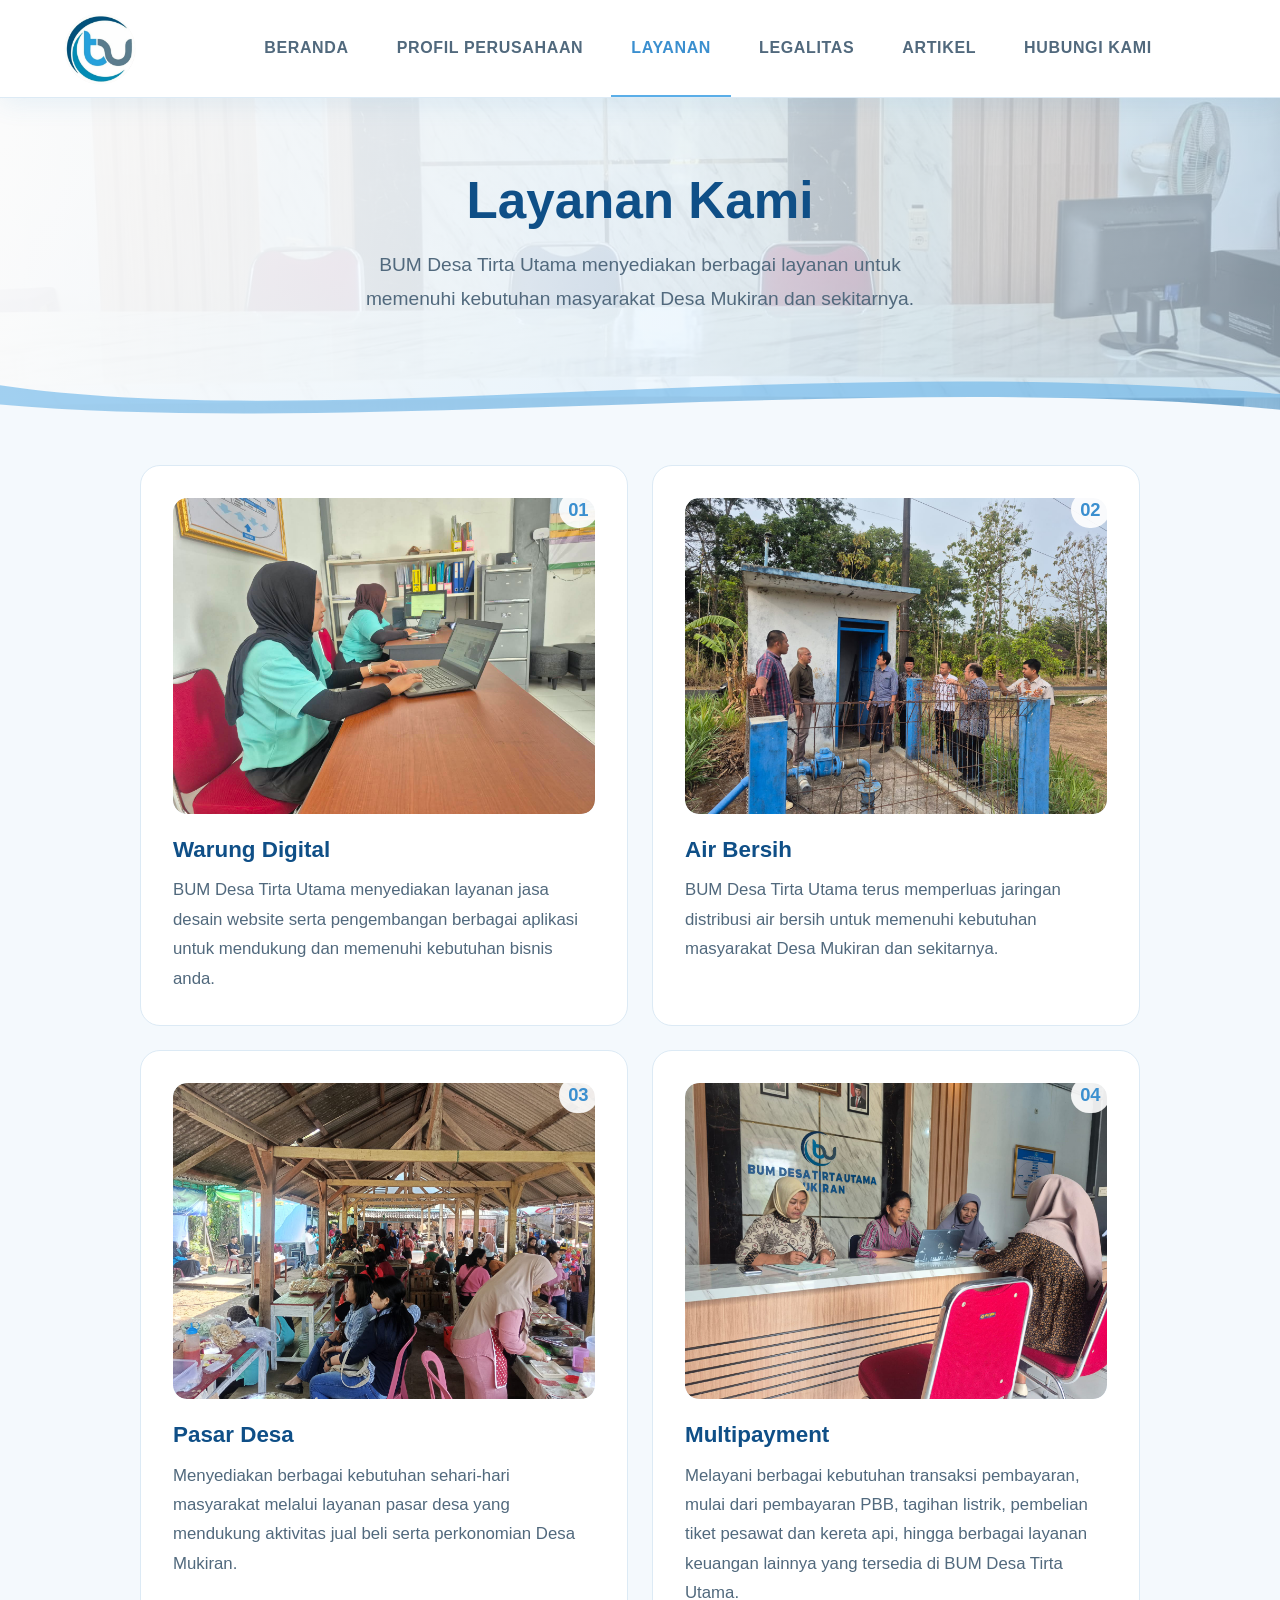
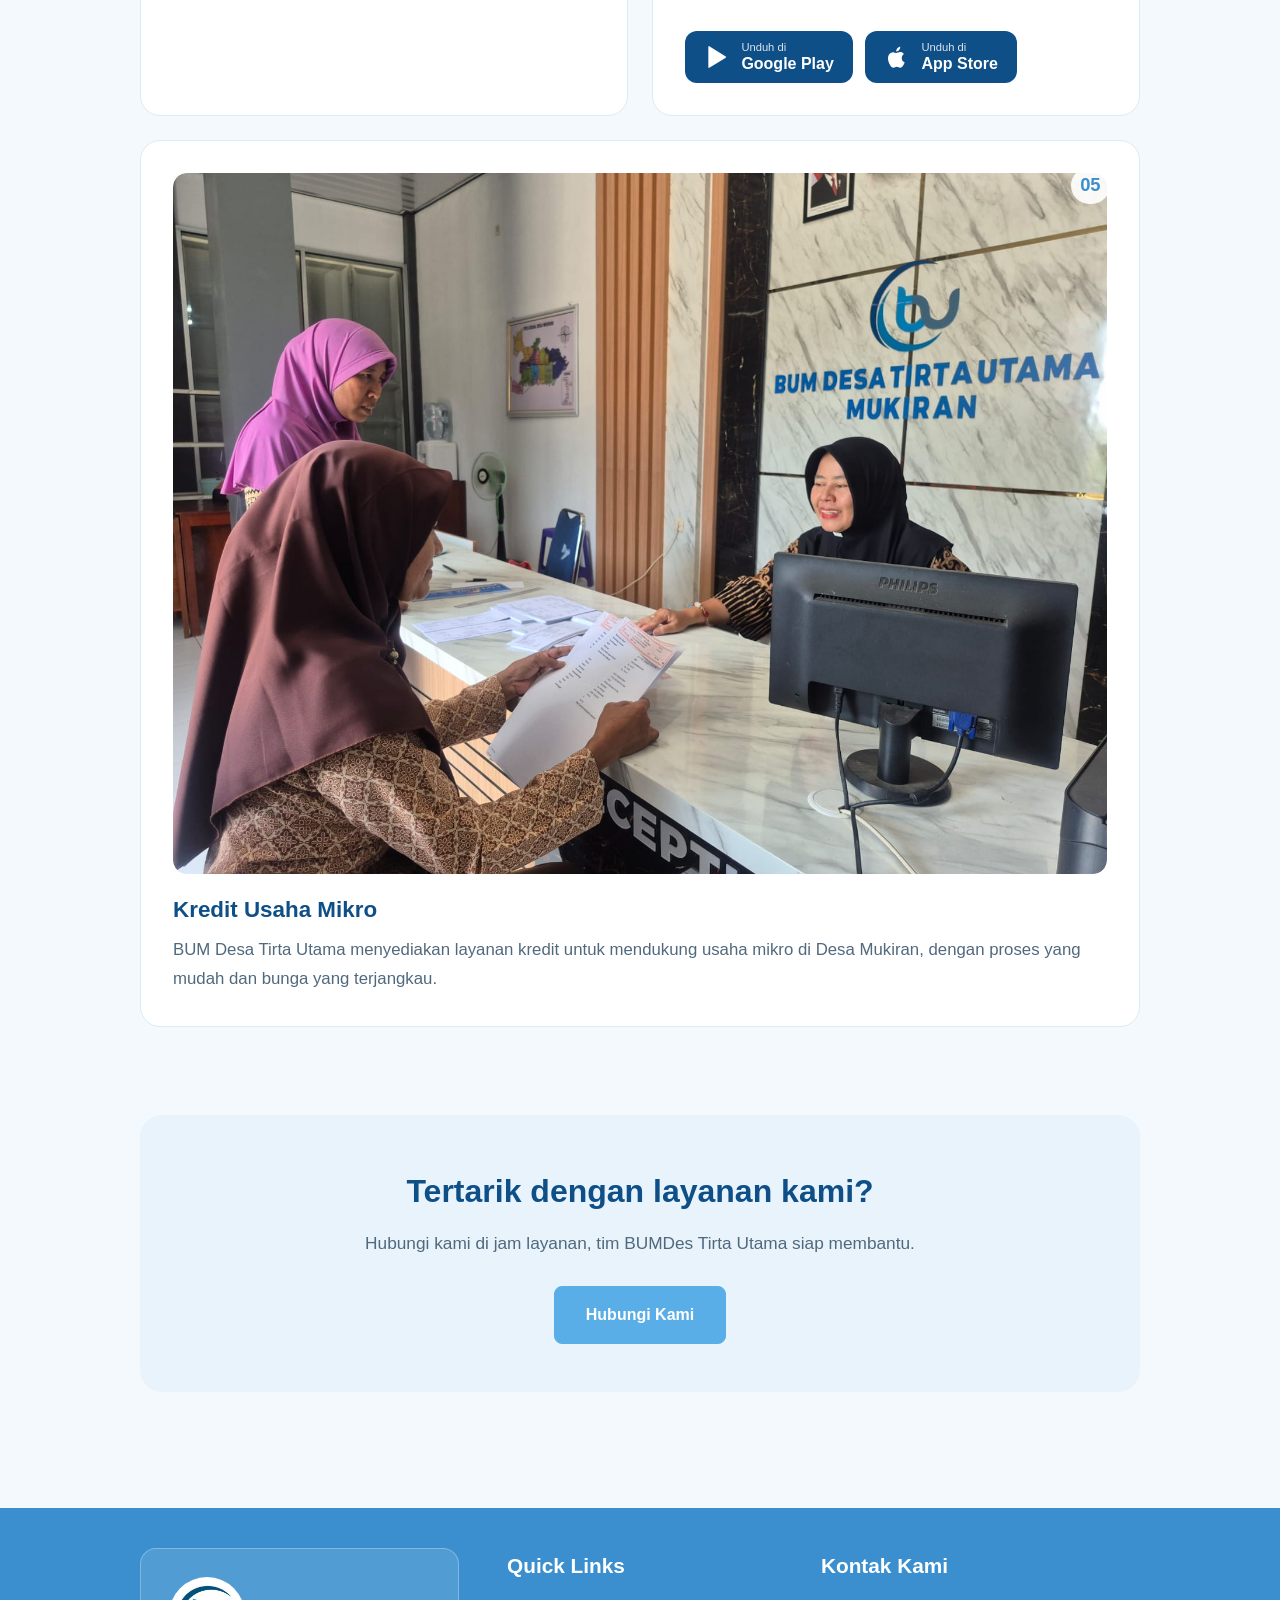
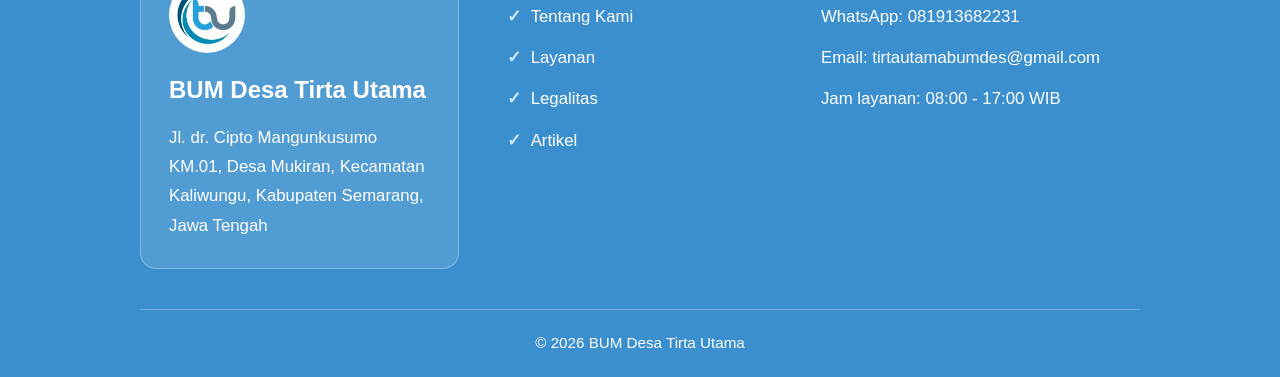
<file: layanan.html>
<!DOCTYPE html>
<html lang="id">
<head>
    <meta charset="UTF-8">
    <meta name="viewport" content="width=device-width, initial-scale=1">
    <title>Layanan - BUMDes Tirta Utama</title>
    <link rel="stylesheet" href="style.css">
    <link rel="icon" type="image/png" href="logo.png">
</head>

<body>
    <div class="container">

        <!-- NAVIGATION BAR -->
        <div class="container-navbar">
            <ul class="ul-navbar">
                <li class="li-navbar">
                    <a href="index.html" class="a-navbar">BERANDA</a>
                </li>
                <li class="li-navbar">
                    <a href="companyprofile.html" class="a-navbar">PROFIL PERUSAHAAN</a>
                </li>
                <li class="li-navbar">
                    <a href="layanan.html" class="a-navbar active">LAYANAN</a>
                </li>
                <li class="li-navbar">
                    <a href="legalitas.html" class="a-navbar">LEGALITAS</a>
                </li>
                <li class="li-navbar">
                    <a href="artikel.html" class="a-navbar">ARTIKEL</a>
                </li>
                <li class="li-navbar">
                    <a href="hubungikami.html" class="a-navbar">HUBUNGI KAMI</a>
                </li>
            </ul>
        </div>
        <!-- END OF NAVIGATION BAR -->

        <!-- CONTENT: LAYANAN -->
        <main class="cp-main">

            <!-- Judul halaman -->
            <section class="cp-hero">
                <div class="cp-hero-inner">
                    <h1>Layanan Kami</h1>
                    <p>BUM Desa Tirta Utama menyediakan berbagai layanan untuk memenuhi kebutuhan masyarakat Desa Mukiran dan sekitarnya.</p>
                </div>
            </section>

            <!-- Daftar layanan -->
            <section class="cp-section">
                <div class="cp-wrap">
                    <div class="ly-grid">
                        <article class="ly-card">
                            <span class="ly-num">01</span>
                            <span class="ly-icon">
                                <img src="warung-digital.jpeg" alt="Ikon Layanan Warung Digital" class="ly-icon-img"></i>
                            </span>
                            <h3>Warung Digital</h3>
                            <p>BUM Desa Tirta Utama menyediakan layanan jasa desain website serta pengembangan berbagai aplikasi untuk mendukung dan memenuhi kebutuhan bisnis anda.</p>
                        </article>
                        <article class="ly-card">
                            <span class="ly-num">02</span>
                            <span class="ly-icon">
                                <img src="air-bersih.jpeg" alt="Ikon Layanan Air Bersih" class="ly-icon-img"></i>
                            </span>
                            <h3>Air Bersih</h3>
                            <p>BUM Desa Tirta Utama terus memperluas jaringan distribusi air bersih untuk memenuhi kebutuhan masyarakat Desa Mukiran dan sekitarnya.</p>
                        </article>
                        
                        <article class="ly-card">
                            <span class="ly-num">03</span>
                            <span class="ly-icon">
                                <img src="pasar-desa.jpeg" alt="Ikon Layanan Pasar Desa" class="ly-icon-img"></i>
                            </span>
                            <h3>Pasar Desa</h3>
                            <p>Menyediakan berbagai kebutuhan sehari-hari masyarakat melalui layanan pasar desa yang mendukung aktivitas jual beli serta perkonomian Desa Mukiran.</p>
                        </article>
                        <article class="ly-card">
                            <span class="ly-num">04</span>
                            <span class="ly-icon">
                                <img src="multipayment.jpeg" alt="Ikon Layanan PPOB" class="ly-icon-img">
                            </span>
                            <h3>Multipayment</h3>
                            <p>Melayani berbagai kebutuhan transaksi pembayaran, mulai dari pembayaran PBB, tagihan listrik, pembelian tiket pesawat dan kereta api, hingga berbagai layanan keuangan lainnya yang tersedia di BUM Desa Tirta Utama.</p>

                            <div class="ly-store">
                                <a href="https://play.google.com/store/apps/details?id=com.pulsa.galeripay&hl=id"
                                    class="ly-store-btn" target="_blank" rel="noopener noreferrer">
                                    <svg viewBox="0 0 24 24" aria-hidden="true"><path fill="currentColor" d="M4 2.6v18.8c0 .5.5.8.9.6l15.2-9.4c.4-.2.4-.8 0-1L4.9 2c-.4-.2-.9.1-.9.6z"/></svg>
                                    <span><small>Unduh di</small>Google Play</span>
                                </a>
                                <a href="https://apps.apple.com/id/app/galeripay-pulsa-dan-ppob/id6447061133"
                                    class="ly-store-btn" target="_blank" rel="noopener noreferrer">
                                    <svg viewBox="0 0 24 24" aria-hidden="true"><path fill="currentColor" d="M16.4 12.7c0-2.3 1.9-3.4 2-3.5-1.1-1.6-2.8-1.8-3.4-1.8-1.4-.1-2.8.9-3.5.9-.7 0-1.9-.8-3.1-.8-1.6 0-3.1.9-3.9 2.4-1.7 2.9-.4 7.2 1.2 9.6.8 1.2 1.7 2.5 3 2.4 1.2 0 1.7-.8 3.1-.8s1.9.8 3.1.8c1.3 0 2.1-1.2 2.9-2.3.9-1.3 1.3-2.6 1.3-2.7 0 0-2.7-1-2.7-3.8zM14 5.6c.6-.8 1.1-1.9 1-3-.9 0-2.1.6-2.7 1.4-.6.7-1.1 1.8-1 2.9 1.1.1 2.1-.5 2.7-1.3z"/></svg>
                                    <span><small>Unduh di</small>App Store</span>
                                </a>
                            </div>
                        </article>
                        <article class="ly-card">
                            <span class="ly-num">05</span>
                            <span class="ly-icon">
                                <img src="kredit-usaha-mikro.jpeg" alt="Ikon Layanan Kredit Usaha Mikro" class="ly-icon-img"></i>
                            </span>
                            <h3>Kredit Usaha Mikro</h3>
                            <p>BUM Desa Tirta Utama menyediakan layanan kredit untuk mendukung usaha mikro di Desa Mukiran, dengan proses yang mudah dan bunga yang terjangkau.</p>
                        </article>
                    </div>
                </div>
            </section>

            <!-- Ajakan -->
            <section class="cp-section">
                <div class="cp-wrap">
                    <div class="cp-cta">
                        <h2>Tertarik dengan layanan kami?</h2>
                        <p>Hubungi kami di jam layanan, tim BUMDes Tirta Utama siap membantu.</p>
                        <a href="hubungikami.html" class="btn btn-primary">Hubungi Kami</a>
                    </div>
                </div>
            </section>

        </main>
        <!-- END OF CONTENT -->

        <!-- FOOTER -->
        <footer class="container-footer">
            <div class="footer-grid">
                <div class="footer-card">
                    <img src="logo.png" class="footer-logo" alt="BUM Desa Tirta Utama">
                    <h3>BUM Desa Tirta Utama</h3>
                    <p>Jl. dr. Cipto Mangunkusumo KM.01, Desa Mukiran, Kecamatan Kaliwungu, Kabupaten Semarang, Jawa Tengah</p>
                </div>
                <div class="footer-col">
                    <h4>Quick Links</h4>
                    <ul class="footer-list footer-check">
                        <li><a href="companyprofile.html">Tentang Kami</a></li>
                        <li><a href="layanan.html">Layanan</a></li>
                        <li><a href="legalitas.html">Legalitas</a></li>
                        <li><a href="artikel.html">Artikel</a></li>
                    </ul>
                </div>
                <div class="footer-col">
                    <h4>Kontak Kami</h4>
                    <ul class="footer-list">
                        <li>WhatsApp: 081913682231</li>
                        <li>Email: tirtautamabumdes@gmail.com</li>
                        <li>Jam layanan: 08:00 - 17:00 WIB</li>
                    </ul>
                </div>
            </div>
            <div class="footer-bottom">
                <p>&copy; 2026 BUM Desa Tirta Utama</p>
            </div>
        </footer>
        <!-- END OF FOOTER -->

    </div>

    <script src="logo-scroll.js"></script>
</body>
</html>
</file>
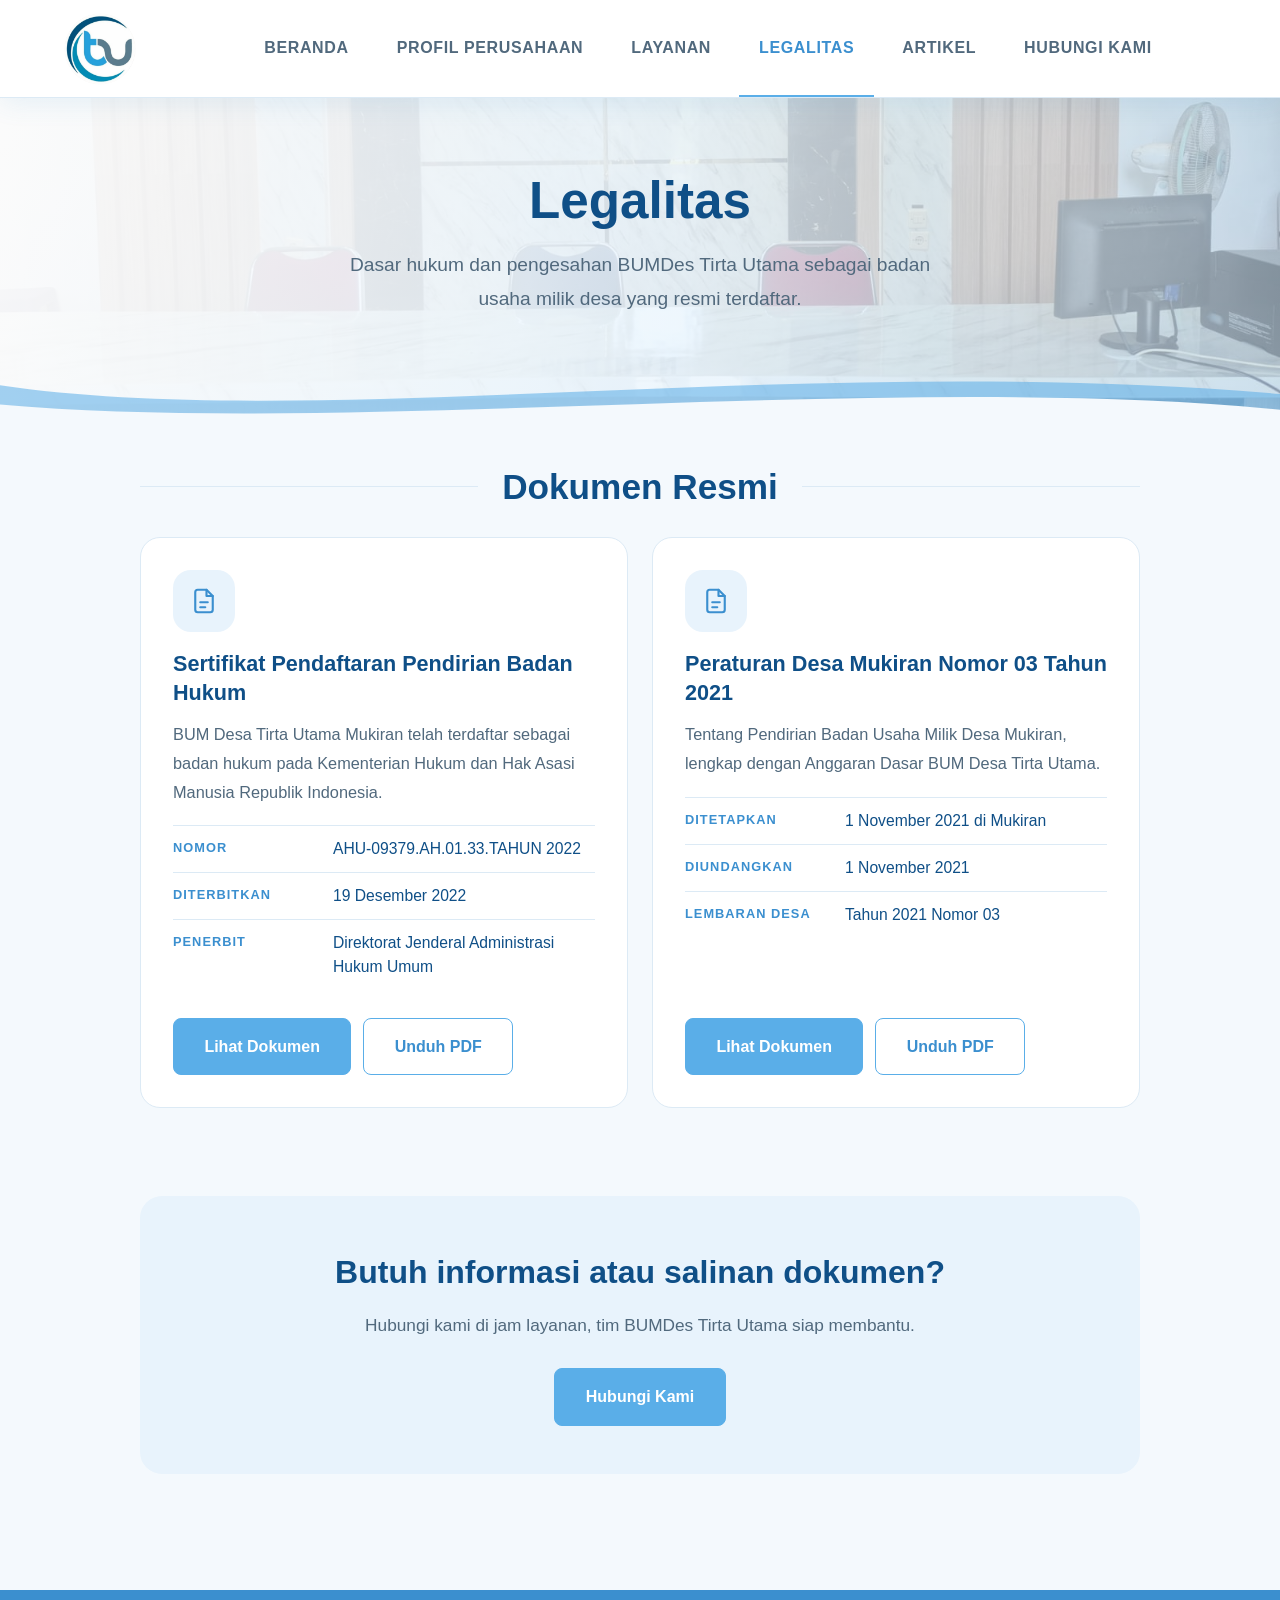
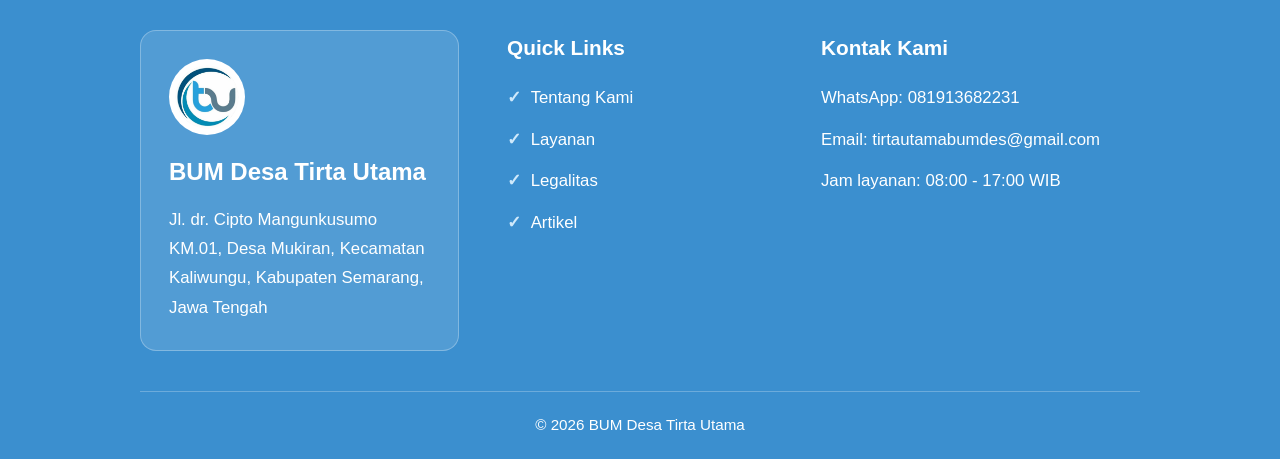
<file: legalitas.html>
<!DOCTYPE html>
<html lang="id">
<head>
    <meta charset="UTF-8">
    <meta name="viewport" content="width=device-width, initial-scale=1">
    <title>Legalitas - BUMDes Tirta Utama</title>
    <link rel="stylesheet" href="style.css">
    <link rel="icon" type="image/png" href="logo.png">
</head>

<body>
    <div class="container">

        <!-- NAVIGATION BAR -->
        <div class="container-navbar">
            <ul class="ul-navbar">
                <li class="li-navbar">
                    <a href="index.html" class="a-navbar">BERANDA</a>
                </li>
                <li class="li-navbar">
                    <a href="companyprofile.html" class="a-navbar">PROFIL PERUSAHAAN</a>
                </li>
                <li class="li-navbar">
                    <a href="layanan.html" class="a-navbar">LAYANAN</a>
                </li>
                <li class="li-navbar">
                    <a href="legalitas.html" class="a-navbar active">LEGALITAS</a>
                </li>
                <li class="li-navbar">
                    <a href="artikel.html" class="a-navbar">ARTIKEL</a>
                </li>
                <li class="li-navbar">
                    <a href="hubungikami.html" class="a-navbar">HUBUNGI KAMI</a>
                </li>
            </ul>
        </div>
        <!-- END OF NAVIGATION BAR -->

        <!-- CONTENT: LEGALITAS -->
        <main class="cp-main">

            <!-- Judul halaman -->
            <section class="cp-hero">
                <div class="cp-hero-inner">
                    <h1>Legalitas</h1>
                    <p>Dasar hukum dan pengesahan BUMDes Tirta Utama sebagai badan usaha milik desa yang resmi terdaftar.</p>
                </div>
            </section>

            <!-- Dokumen resmi -->
            <section class="cp-section">
                <div class="cp-wrap">
                    <h2 class="cp-title">Dokumen Resmi</h2>
                    <div class="lg-docs">

                        <!-- Dokumen 1: Sertifikat -->
                        <article class="lg-doc">
                            <span class="lg-icon"><svg viewBox="0 0 24 24" fill="none" stroke="currentColor" stroke-width="1.7" stroke-linecap="round" stroke-linejoin="round" aria-hidden="true"><path d="M14 3H7a2 2 0 0 0-2 2v14a2 2 0 0 0 2 2h10a2 2 0 0 0 2-2V8z"/><path d="M14 3v5h5"/><path d="M9 13h6M9 17h4"/></svg></span>
                            <h3>Sertifikat Pendaftaran Pendirian Badan Hukum</h3>
                            <p>BUM Desa Tirta Utama Mukiran telah terdaftar sebagai badan hukum pada Kementerian Hukum dan Hak Asasi Manusia Republik Indonesia.</p>
                            <dl class="lg-meta">
                                <div><dt>Nomor</dt><dd>AHU-09379.AH.01.33.TAHUN 2022</dd></div>
                                <div><dt>Diterbitkan</dt><dd>19 Desember 2022</dd></div>
                                <div><dt>Penerbit</dt><dd>Direktorat Jenderal Administrasi Hukum Umum</dd></div>
                            </dl>
                            <div class="lg-actions">
                                <a href="sertifikat.pdf" class="btn btn-primary" target="_blank" rel="noopener">Lihat Dokumen</a>
                                <a href="sertifikat.pdf" class="btn btn-secondary" download>Unduh PDF</a>
                            </div>
                        </article>

                        <!-- Dokumen 2: Peraturan Desa -->
                        <article class="lg-doc">
                            <span class="lg-icon"><svg viewBox="0 0 24 24" fill="none" stroke="currentColor" stroke-width="1.7" stroke-linecap="round" stroke-linejoin="round" aria-hidden="true"><path d="M14 3H7a2 2 0 0 0-2 2v14a2 2 0 0 0 2 2h10a2 2 0 0 0 2-2V8z"/><path d="M14 3v5h5"/><path d="M9 13h6M9 17h4"/></svg></span>
                            <h3>Peraturan Desa Mukiran Nomor 03 Tahun 2021</h3>
                            <p>Tentang Pendirian Badan Usaha Milik Desa Mukiran, lengkap dengan Anggaran Dasar BUM Desa Tirta Utama.</p>
                            <dl class="lg-meta">
                                <div><dt>Ditetapkan</dt><dd>1 November 2021 di Mukiran</dd></div>
                                <div><dt>Diundangkan</dt><dd>1 November 2021</dd></div>
                                <div><dt>Lembaran Desa</dt><dd>Tahun 2021 Nomor 03</dd></div>
                            </dl>
                            <div class="lg-actions">
                                <a href="perdes-mukiran.pdf" class="btn btn-primary" target="_blank" rel="noopener">Lihat Dokumen</a>
                                <a href="perdes-mukiran.pdf" class="btn btn-secondary" download>Unduh PDF</a>
                            </div>
                        </article>

                    </div>
                </div>
            </section>
            
            <!-- Ajakan -->
            <section class="cp-section">
                <div class="cp-wrap">
                    <div class="cp-cta">
                        <h2>Butuh informasi atau salinan dokumen?</h2>
                        <p>Hubungi kami di jam layanan, tim BUMDes Tirta Utama siap membantu.</p>
                        <a href="hubungikami.html" class="btn btn-primary">Hubungi Kami</a>
                    </div>
                </div>
            </section>

        </main>
        <!-- END OF CONTENT -->

        <!-- FOOTER -->
        <footer class="container-footer">
            <div class="footer-grid">
                <div class="footer-card">
                    <img src="logo.png" class="footer-logo" alt="BUM Desa Tirta Utama">
                    <h3>BUM Desa Tirta Utama</h3>
                    <p>Jl. dr. Cipto Mangunkusumo KM.01, Desa Mukiran, Kecamatan Kaliwungu, Kabupaten Semarang, Jawa Tengah</p>
                </div>
                <div class="footer-col">
                    <h4>Quick Links</h4>
                    <ul class="footer-list footer-check">
                        <li><a href="companyprofile.html">Tentang Kami</a></li>
                        <li><a href="layanan.html">Layanan</a></li>
                        <li><a href="legalitas.html">Legalitas</a></li>
                        <li><a href="artikel.html">Artikel</a></li>
                    </ul>
                </div>
                <div class="footer-col">
                    <h4>Kontak Kami</h4>
                    <ul class="footer-list">
                        <li>WhatsApp: 081913682231</li>
                        <li>Email: tirtautamabumdes@gmail.com</li>
                        <li>Jam layanan: 08:00 - 17:00 WIB</li>
                    </ul>
                </div>
            </div>
            <div class="footer-bottom">
                <p>&copy; 2026 BUM Desa Tirta Utama</p>
            </div>
        </footer>
        <!-- END OF FOOTER -->

    </div>

    <script src="logo-scroll.js"></script>
</body>
</html>
</file>
<file: style.css>
/* ==========================================================
   BUMDes Tirta Utama - style.css
   Konsep: clean, minimalis, biru muda
   ========================================================== */

:root {
    --bg:      #F4F9FD;   /* latar halaman, biru sangat muda */
    --white:   #FFFFFF;
    --line:    #DCEAF5;   /* garis tipis */
    --sky:     #5AAEE8;   /* biru muda utama */
    --sky-dk:  #3B8FCF;   /* biru muda lebih tegas (hover, footer) */
    --ink:     #0f4f87;   /* teks judul */
    --text:    #51697D;   /* teks isi */
    --font:    "Plus Jakarta Sans", "Segoe UI", Arial, sans-serif;
}

* {
    margin: 0;
    padding: 0;
    box-sizing: border-box;
}

body {
    font-family: var(--font);
    font-size: 1rem;
    line-height: 1.75;
    color: var(--text);
    background: var(--bg);
}

/* ---------- Background foto (setengah halaman, blur, memudar ke bawah) ---------- */
body::before {
    content: "";
    position: fixed;
    top: 35px;                    /* mulai tepat di bawah navbar */
    left: -30px;
    right: -30px;
    height: calc(80vh + 30px);    /* makin besar = foto makin utuh */
    z-index: -1;
    pointer-events: none;
    background:
        linear-gradient(to bottom, rgba(244, 249, 253, 0.15), rgba(244, 249, 253, 0.55)),
        url("bumdes.png") center top / cover no-repeat;
    filter: blur(3px);
    -webkit-mask-image: linear-gradient(to bottom, #000 55%, transparent 100%);
    mask-image: linear-gradient(to bottom, #000 55%, transparent 100%);
}

/* saat di-scroll, foto makin blur lalu hilang (Chrome/Edge terbaru) */
@keyframes bg-scroll {
    from { filter: blur(3px);  opacity: 1; }
    to   { filter: blur(18px); opacity: 0; }
}

@supports (animation-timeline: scroll()) {
    body::before {
        animation: bg-scroll linear both;
        animation-timeline: scroll(root);
        animation-range: 0 55vh;
    }
}

.container {
    min-height: 100vh;
    display: flex;
    flex-direction: column;
}

/* ---------- Navigation bar ---------- */
.container-navbar {
    position: sticky;
    top: 0;
    z-index: 100;
    background: var(--white);
    border-bottom: 1px solid var(--line);
}

.ul-navbar {
    list-style: none;
    max-width: 1000px;
    margin: 0 auto;
    padding: 0 1.5rem;
    display: flex;
    justify-content: center;
    gap: 0.5rem;
}

.li-navbar {
    display: block;
}

.a-navbar {
    display: block;
    padding: 1.25rem 1rem;
    font-size: 0.8rem;
    font-weight: 600;
    letter-spacing: 0.05em;
    color: var(--text);
    text-decoration: none;
    border-bottom: 2px solid transparent;
    transition: color 0.2s ease, border-color 0.2s ease;
}

.a-navbar:hover {
    color: var(--sky-dk);
}

.a-navbar.active {
    color: var(--sky-dk);
    border-bottom-color: var(--sky);
}

/* ---------- Content (hero, rata tengah) ---------- */
.container-content {
    padding: 4rem 1.5rem;
}

.content {
    max-width: 680px;
    margin: 0 auto;
    display: flex;
    flex-direction: column;
    align-items: center;
    text-align: center;
}

.img-content {
    width: 220px;
    height: 220px;
    object-fit: contain;
    display: block;
    margin-bottom: 2rem;
    padding: 1rem;
    background: var(--white);
    border: 1px solid var(--line);
    border-radius: 50%;
}

.content h1 {
    font-size: clamp(1.8rem, 4vw, 2.6rem);
    font-weight: 700;
    line-height: 1.25;
    color: var(--ink);
    margin-bottom: 1rem;
}

.text-content {
    width: 100%;
    text-align: center;
}

.content p {
    max-width: 58ch;
    margin-left: auto;
    margin-right: auto;
    font-size: 1.02rem;
}

/* ---------- Tombol ---------- */
.button-group {
    display: flex;
    justify-content: center;
    flex-wrap: wrap;
    gap: 0.8rem;
    margin-top: 2rem;
}

.btn {
    display: inline-block;
    padding: 0.7rem 1.6rem;
    font-size: 0.92rem;
    font-weight: 600;
    text-align: center;
    text-decoration: none;
    border: 1.5px solid var(--sky);
    border-radius: 8px;
    transition: background 0.2s ease, color 0.2s ease, border-color 0.2s ease;
}

.btn-primary {
    background: var(--sky);
    color: var(--white);
}

.btn-primary:hover {
    background: var(--sky-dk);
    border-color: var(--sky-dk);
}

.btn-secondary {
    background: transparent;
    color: var(--sky-dk);
}

.btn-secondary:hover {
    background: var(--white);
    border-color: var(--sky-dk);
}

.a-navbar:focus-visible,
.btn:focus-visible {
    outline: 3px solid var(--sky);
    outline-offset: 2px;
}

/* ---------- Artikel terbaru ---------- */
/* Jarak: judul -> kartu 2rem | kartu -> tombol 3rem | tombol -> footer 3rem (diatur di .container-footer) */
.container-artikel {
    flex-shrink: 0;
    padding: 1rem 1.5rem 0;
}

.artikel {
    max-width: 1000px;
    margin: 0 auto;
}

.artikel-title {
    text-align: center;
    font-size: clamp(1.5rem, 3vw, 2rem);
    font-weight: 700;
    color: var(--ink);
    margin-bottom: 2rem;
}

/* kolom menyesuaikan lebar layar (2 kolom di desktop, 1 kolom di HP) */
.artikel-grid {
    display: grid;
    grid-template-columns: repeat(auto-fit, minmax(min(420px, 100%), 1fr));
    gap: 0 3rem;                 /* jarak antar kartu diatur lewat margin-bottom kartu */
}

.artikel-card {
    display: flex;
    flex-direction: column;
    gap: 0.6rem;
    padding: 1.5rem 1.75rem;
    background: var(--white);
    border: 1px solid var(--line);
    border-radius: 14px;
    margin-bottom: 3rem;         /* JARAK ANTAR KARTU (3rem = sekitar 2 cm), ubah angka ini */
    transition: border-color 0.2s ease;
}

.artikel-card:hover {
    border-color: var(--sky);
}

.artikel-sumber {
    font-size: 0.8rem;
    font-weight: 600;
    color: var(--sky-dk);
}

.artikel-judul {
    font-size: 1.1rem;
    font-weight: 600;
    line-height: 1.4;
}

.artikel-judul a {
    color: var(--ink);
    text-decoration: none;
}

.artikel-judul a:hover {
    color: var(--sky-dk);
}

.artikel-tanggal {
    margin-top: auto;
    font-size: 0.82rem;
}

/* tombol selebar daftar artikel di atasnya */
.artikel-more {
    width: 100%;
    max-width: 1000px;
    margin: 0 auto;              /* jarak ke kartu sudah dari margin-bottom kartu terakhir */
}

/* jaga-jaga kalau .artikel-more tidak sengaja ada di luar .artikel */
.container > .artikel-more {
    width: calc(100% - 3rem);
    margin: 0 auto;
}

.artikel-more .btn {
    display: block;
    width: 100%;
    padding: 1rem 1.5rem;
    background: var(--white);
}

.artikel-more .btn:hover {
    background: var(--sky);
    border-color: var(--sky);
    color: var(--white);
}

/* ---------- Footer ---------- */
.container-footer {
    margin-top: 3rem;            /* jarak dari tombol artikel ke kotak biru footer */
    background: #3B8FCF;
    color: #FFFFFF;
    padding: 2.5rem 1.5rem 0;
}

.footer-grid {
    max-width: 1000px;
    margin: 0 auto;
    display: grid;
    grid-template-columns: 1.2fr 1fr 1.2fr;
    gap: 3rem;
    align-items: start;
}

.footer-card {
    padding: 1.75rem;
    background: rgba(255, 255, 255, 0.14);
    border: 1px solid rgba(255, 255, 255, 0.28);
    border-radius: 16px;
}

.footer-logo {
    display: block;
    width: 76px;
    height: 76px;
    margin-bottom: 1rem;
    padding: 6px;
    object-fit: contain;
    background: #FFFFFF;
    border-radius: 50%;
}

.footer-card h3 {
    font-size: 1.2rem;
    font-weight: 700;
    margin-bottom: 0.75rem;
}

.footer-card p {
    font-size: 0.92rem;
    line-height: 1.7;
}

.footer-col h4 {
    font-size: 1.05rem;
    font-weight: 700;
    margin-bottom: 1rem;
}

.footer-list {
    list-style: none;
    display: flex;
    flex-direction: column;
    gap: 0.55rem;
    font-size: 0.92rem;
}

.footer-list a {
    color: #FFFFFF;
    text-decoration: none;
}

.footer-list a:hover {
    text-decoration: underline;
}

.footer-check li::before {
    content: "\2713";
    margin-right: 0.6rem;
    font-weight: 700;
    color: #CFE9FB;
}

.footer-bottom {
    max-width: 1000px;
    margin: 2.5rem auto 0;
    padding: 1.25rem 0;
    text-align: center;
    font-size: 0.85rem;
    border-top: 1px solid rgba(255, 255, 255, 0.25);
}

/* ---------- Tablet ---------- */
@media (max-width: 800px) {
    .footer-grid {
        grid-template-columns: 1fr;
        gap: 2rem;
    }
}

/* ---------- HP ---------- */
@media (max-width: 600px) {
    .ul-navbar {
        justify-content: flex-start;
        overflow-x: auto;
        padding: 0 0.5rem;
    }

    .a-navbar {
        white-space: nowrap;
        padding: 1rem 0.75rem;
    }

    .container-content {
        padding: 2.5rem 1.25rem;
    }

    .img-content {
        width: 170px;
        height: 170px;
    }

    .button-group .btn {
        flex: 1 1 100%;
    }
}

/* ==========================================================
   FOOTER: full lebar, clean & minimalis
   ========================================================== */
.container-footer {
    width: auto;
    max-width: none;
    margin: 4.5rem 0 0;                /* jarak dari tombol artikel ke footer (makin besar = footer makin ke bawah) */
    padding: 2.5rem 1.5rem 0;          /* tinggi footer mengikuti isi */
    border: 0;
    border-radius: 0;
    overflow: visible;
    background: #3B8FCF;
    color: #FFFFFF;
    box-shadow: none;
    -webkit-backdrop-filter: none;
    backdrop-filter: none;
}

/* jaga-jaga kalau di HTML ada .container-footer di dalam .container-footer */
.container-footer .container-footer {
    margin: 0;
    padding: 0;
    background: none;
}

.footer-card {
    background: rgba(255, 255, 255, 0.12);
    border: 1px solid rgba(255, 255, 255, 0.28);
    -webkit-backdrop-filter: none;
    backdrop-filter: none;
}

/* ==========================================================
   LOGO KECIL di pojok kiri navbar
   Muncul otomatis setelah logo besar di home tertutup navbar
   (dibuat & diatur oleh logo-scroll.js)
   ========================================================== */
.img-content {
    position: static;
    z-index: auto;
    will-change: auto;
    transform: none;
}

.navbar-logo {
    position: absolute;
    left: 20px;
    top: 50%;
    transform: translateY(-50%);
    width: 44px;
    height: 44px;
    object-fit: contain;
    opacity: 0;
    pointer-events: none;
}

.navbar-logo.show {
    opacity: 1;
    pointer-events: auto;
    cursor: pointer;
}

/* beri ruang di navbar untuk logo kecil di layar sempit */
@media (max-width: 860px) {
    .ul-navbar {
        justify-content: flex-start;
        overflow-x: auto;
        padding-left: 4.5rem;
    }
}

/* ==========================================================
   NAVBAR DIPERBESAR (lebih tinggi, huruf & logo lebih besar)
   ========================================================== */
.container-navbar {
    box-shadow: 0 6px 24px rgba(59, 143, 207, 0.10);
}

.ul-navbar {
    max-width: 1200px;
    padding: 0 1.5rem 0 7rem;         /* sisi kiri disisakan untuk logo */
}

.a-navbar {
    padding: 2.1rem 1.25rem;          /* tinggi navbar: ubah angka 2.1rem */
    font-size: 1rem;
    letter-spacing: 0.04em;
}

.navbar-logo {
    left: 2rem;
    width: 64px;
    height: 64px;
}

.a-navbar {
    white-space: nowrap;
}

/* layar sedang: menu tidak turun ke baris kedua, tapi bisa digeser */
@media (max-width: 1100px) {
    .ul-navbar {
        flex-wrap: nowrap;
        justify-content: flex-start;
        overflow-x: auto;
    }
}

/* background foto mulai pas di bawah navbar yang baru */
body::before {
    top: 66px;
}

@media (max-width: 860px) {
    .ul-navbar {
        padding-left: 6.5rem;
    }
}

@media (max-width: 600px) {
    .ul-navbar {
        padding-left: 4.5rem;
    }

    .a-navbar {
        padding: 1.5rem 0.9rem;
        font-size: 0.85rem;
    }

    .navbar-logo {
        left: 0.75rem;
        width: 48px;
        height: 48px;
    }

    body::before {
        top: 55px;
    }
}

/* ==========================================================
   LOGO NAVBAR: selalu tampil dari awal, posisi di kiri seperti contoh
   ========================================================== */
.navbar-logo {
    opacity: 1;
    pointer-events: auto;
    cursor: pointer;
    left: 4rem;
    width: 72px;
    height: 72px;
}

.ul-navbar {
    padding-left: 10rem;               /* ruang untuk logo */
}

@media (max-width: 860px) {
    .navbar-logo {
        left: 1.5rem;
        width: 60px;
        height: 60px;
    }

    .ul-navbar {
        padding-left: 6rem;
    }
}

@media (max-width: 600px) {
    .navbar-logo {
        left: 0.75rem;
        width: 48px;
        height: 48px;
    }

    .ul-navbar {
        padding-left: 4.5rem;
    }
}

/* ==========================================================
   ARTIKEL TERBARU (versi baru: kartu bergambar)
   ========================================================== */
.berita {
    flex-shrink: 0;
    padding: 1rem 1.5rem 0;
}

.berita-wrap {
    max-width: 1000px;
    margin: 0 auto;
}

.berita-head {
    text-align: center;
    margin-bottom: 2.75rem;
}

.berita-eyebrow {
    display: inline-block;
    margin-bottom: 0.9rem;
    padding: 0.3rem 0.95rem;
    font-size: 0.76rem;
    font-weight: 600;
    letter-spacing: 0.12em;
    text-transform: uppercase;
    color: var(--sky-dk);
    background: #E3F1FB;
    border-radius: 999px;
}

.berita-title {
    font-size: clamp(1.6rem, 3.2vw, 2.2rem);
    font-weight: 700;
    line-height: 1.25;
    color: var(--ink);
}

.berita-sub {
    max-width: 48ch;
    margin: 0.6rem auto 0;
    font-size: 0.98rem;
}

.berita-grid {
    display: grid;
    grid-template-columns: repeat(auto-fit, minmax(min(420px, 100%), 1fr));
    gap: 1.75rem;
}

.berita-card {
    display: flex;
    flex-direction: column;
    overflow: hidden;
    color: inherit;
    text-decoration: none;
    background: var(--white);
    border: 1px solid var(--line);
    border-radius: 18px;
    transition: transform 0.25s ease, box-shadow 0.25s ease, border-color 0.25s ease;
}

.berita-card:hover {
    transform: translateY(-4px);
    border-color: var(--sky);
    box-shadow: 0 14px 30px rgba(59, 143, 207, 0.14);
}

.berita-img {
    aspect-ratio: 16 / 10;
    overflow: hidden;
    background: linear-gradient(135deg, #EEF6FC, #CDE5F6);
}

.berita-img img,
.berita-img svg {
    display: block;
    width: 100%;
    height: 100%;
    object-fit: cover;
    transition: transform 0.5s ease;
}

.berita-card:hover .berita-img img,
.berita-card:hover .berita-img svg {
    transform: scale(1.04);
}

.berita-body {
    flex: 1;
    display: flex;
    flex-direction: column;
    gap: 0.6rem;
    padding: 1.3rem 1.5rem 1.4rem;
}

.berita-kategori {
    align-self: flex-start;
    padding: 0.2rem 0.75rem;
    font-size: 0.72rem;
    font-weight: 600;
    letter-spacing: 0.07em;
    text-transform: uppercase;
    color: var(--sky-dk);
    background: #E8F3FC;
    border-radius: 999px;
}

.berita-judul {
    font-size: 1.12rem;
    font-weight: 700;
    line-height: 1.4;
    color: var(--ink);
}

.berita-ringkasan {
    font-size: 0.92rem;
    line-height: 1.65;
    display: -webkit-box;
    -webkit-line-clamp: 2;
    -webkit-box-orient: vertical;
    overflow: hidden;
}

.berita-meta {
    margin-top: auto;
    padding-top: 0.95rem;
    display: flex;
    justify-content: space-between;
    align-items: center;
    gap: 1rem;
    font-size: 0.82rem;
    border-top: 1px solid var(--line);
}

.berita-baca {
    font-weight: 600;
    color: var(--sky-dk);
}

.berita-more {
    margin-top: 2.75rem;
    text-align: center;
}

.berita-more .btn {
    padding: 0.85rem 2.4rem;
    background: var(--white);
}

.berita-more .btn:hover {
    background: var(--sky);
    border-color: var(--sky);
    color: var(--white);
}

/* ==========================================================
   UKURAN TULISAN DIPERBESAR & DISERASIKAN (hero + artikel)
   ========================================================== */
.content {
    max-width: 780px;
}

.content h1 {
    font-size: clamp(2.2rem, 5vw, 3.4rem);
    margin-bottom: 1.25rem;
}

.content p {
    max-width: 64ch;
    font-size: clamp(1.05rem, 1.6vw, 1.2rem);
    line-height: 1.8;
}

.button-group {
    margin-top: 2.25rem;
}

.btn {
    font-size: 1rem;
    padding: 0.85rem 1.9rem;
}

.berita-eyebrow {
    font-size: 0.82rem;
}

.berita-title {
    font-size: clamp(2rem, 4.2vw, 2.8rem);
}

.berita-sub {
    max-width: 56ch;
    font-size: clamp(1.05rem, 1.5vw, 1.15rem);
}

.berita-kategori {
    font-size: 0.78rem;
}

.berita-judul {
    font-size: 1.3rem;
}

.berita-ringkasan {
    font-size: 1rem;
    -webkit-line-clamp: 3;
}

.berita-meta {
    font-size: 0.9rem;
}

.berita-more .btn {
    font-size: 1rem;
}

/* ==========================================================
   FOOTER: TULISAN DIPERBESAR
   ========================================================== */
.footer-card h3 {
    font-size: 1.5rem;
}

.footer-card p {
    font-size: 1.05rem;
    line-height: 1.75;
}

.footer-col h4 {
    font-size: 1.3rem;
    margin-bottom: 1.1rem;
}

.footer-list {
    gap: 0.75rem;
    font-size: 1.05rem;
}

.footer-list li {
    overflow-wrap: anywhere;
}

.footer-bottom {
    font-size: 0.95rem;
}

/* ==========================================================
   HALAMAN COMPANY PROFILE
   ========================================================== */
.cp-main {
    flex: 1;
}

.cp-hero {
    padding: 4.5rem 1.5rem 2.5rem;
    text-align: center;
}

.cp-hero-inner {
    max-width: 760px;
    margin: 0 auto;
}

.cp-eyebrow {
    display: inline-block;
    margin-bottom: 1rem;
    padding: 0.3rem 0.95rem;
    font-size: 0.82rem;
    font-weight: 600;
    letter-spacing: 0.12em;
    text-transform: uppercase;
    color: var(--sky-dk);
    background: #E3F1FB;
    border-radius: 999px;
}

.cp-hero h1 {
    font-size: clamp(2.2rem, 5vw, 3.2rem);
    font-weight: 700;
    line-height: 1.2;
    color: var(--ink);
    margin-bottom: 1rem;
}

.cp-hero p {
    max-width: 56ch;
    margin: 0 auto;
    font-size: clamp(1.05rem, 1.6vw, 1.2rem);
    line-height: 1.8;
}

.cp-section {
    padding: 2.75rem 1.5rem;
}

.cp-wrap {
    max-width: 1000px;
    margin: 0 auto;
}

.cp-title {
    margin-bottom: 1.75rem;
    font-size: clamp(1.6rem, 3.4vw, 2.2rem);
    font-weight: 700;
    line-height: 1.25;
    color: var(--ink);
}

.cp-note {
    margin: -1rem 0 1.75rem;
    font-size: 0.92rem;
    font-style: italic;
}

/* ---------- Tentang kami ---------- */
.cp-about {
    display: grid;
    grid-template-columns: 1.4fr 1fr;
    gap: 3rem;
    align-items: start;
}

.cp-about-text p {
    margin-bottom: 1.1rem;
    font-size: 1.08rem;
    line-height: 1.85;
}

.cp-facts {
    padding: 0.5rem 1.75rem;
    background: var(--white);
    border: 1px solid var(--line);
    border-radius: 18px;
}

.cp-fact {
    padding: 1.1rem 0;
    border-bottom: 1px solid var(--line);
}

.cp-fact:last-child {
    border-bottom: 0;
}

.cp-fact dt {
    margin-bottom: 0.25rem;
    font-size: 0.78rem;
    font-weight: 600;
    letter-spacing: 0.08em;
    text-transform: uppercase;
    color: var(--sky-dk);
}

.cp-fact dd {
    font-size: 1.02rem;
    line-height: 1.55;
    color: var(--ink);
}

/* ---------- Visi & misi ---------- */
.cp-duo {
    display: grid;
    grid-template-columns: 1fr 1.3fr;
    gap: 1.75rem;
}

.cp-card {
    padding: 2rem;
    background: var(--white);
    border: 1px solid var(--line);
    border-radius: 18px;
}

.cp-card h3 {
    margin-bottom: 0.9rem;
    font-size: 1.35rem;
    font-weight: 700;
    color: var(--ink);
}

.cp-card p {
    font-size: 1.05rem;
    line-height: 1.8;
}

.cp-list {
    list-style: none;
    display: flex;
    flex-direction: column;
    gap: 0.8rem;
}

.cp-list li {
    position: relative;
    padding-left: 1.6rem;
    font-size: 1.05rem;
    line-height: 1.65;
}

.cp-list li::before {
    content: "";
    position: absolute;
    left: 0;
    top: 0.62em;
    width: 0.6rem;
    height: 0.6rem;
    background: var(--sky);
    border-radius: 50%;
}

/* ---------- Peran ---------- */
.cp-roles {
    display: grid;
    grid-template-columns: repeat(auto-fit, minmax(min(220px, 100%), 1fr));
    gap: 1.25rem;
}

.cp-role {
    padding: 1.75rem 1.5rem;
    background: var(--white);
    border: 1px solid var(--line);
    border-radius: 18px;
    transition: transform 0.25s ease, border-color 0.25s ease, box-shadow 0.25s ease;
}

.cp-role:hover {
    transform: translateY(-4px);
    border-color: var(--sky);
    box-shadow: 0 14px 30px rgba(59, 143, 207, 0.14);
}

.cp-num {
    display: block;
    margin-bottom: 0.9rem;
    font-size: 1.9rem;
    font-weight: 700;
    line-height: 1;
    color: var(--sky);
}

.cp-role h3 {
    margin-bottom: 0.5rem;
    font-size: 1.15rem;
    font-weight: 700;
    line-height: 1.35;
    color: var(--ink);
}

.cp-role p {
    font-size: 0.98rem;
    line-height: 1.7;
}

/* ---------- Struktur pengurus ---------- */
.cp-team {
    display: grid;
    grid-template-columns: repeat(auto-fit, minmax(min(200px, 100%), 1fr));
    gap: 1.25rem;
}

.cp-person {
    padding: 1.75rem 1.25rem;
    text-align: center;
    background: var(--white);
    border: 1px solid var(--line);
    border-radius: 18px;
}

.cp-avatar {
    display: block;
    width: 84px;
    height: 84px;
    margin: 0 auto 1rem;
    background:
        url("data:image/svg+xml,%3Csvg xmlns='http://www.w3.org/2000/svg' viewBox='0 0 84 84'%3E%3Ccircle cx='42' cy='33' r='13' fill='%235AAEE8'/%3E%3Cpath d='M16 74c0-15 11-25 26-25s26 10 26 25' fill='%235AAEE8'/%3E%3C/svg%3E") center / cover no-repeat,
        #E3F1FB;
    border-radius: 50%;
}

.cp-person h3 {
    font-size: 1.08rem;
    font-weight: 700;
    color: var(--ink);
}

.cp-person p {
    font-size: 0.95rem;
    color: var(--sky-dk);
    font-weight: 600;
}

/* ---------- Ajakan ---------- */
.cp-cta {
    padding: 3rem 2rem;
    text-align: center;
    background: #E8F3FC;
    border-radius: 22px;
}

.cp-cta h2 {
    margin-bottom: 0.6rem;
    font-size: clamp(1.5rem, 3vw, 2rem);
    font-weight: 700;
    color: var(--ink);
}

.cp-cta p {
    margin-bottom: 1.75rem;
    font-size: 1.08rem;
}

@media (max-width: 800px) {
    .cp-about,
    .cp-duo {
        grid-template-columns: 1fr;
        gap: 1.75rem;
    }
}

/* ==========================================================
   HALAMAN LAYANAN
   (memakai juga class cp- dari blok "HALAMAN COMPANY PROFILE")
   ========================================================== */
.ly-grid {
    display: grid;
    grid-template-columns: repeat(2, 1fr);
    gap: 1.5rem;
}

.ly-card {
    position: relative;
    display: flex;
    flex-direction: column;
    gap: 0.7rem;
    padding: 2rem;
    background: var(--white);
    border: 1px solid var(--line);
    border-radius: 20px;
    transition: transform 0.25s ease, border-color 0.25s ease, box-shadow 0.25s ease;
}

.ly-card:hover {
    transform: translateY(-4px);
    border-color: var(--sky);
    box-shadow: 0 14px 30px rgba(59, 143, 207, 0.14);
}

/* kartu ke-5 selebar dua kolom */
.ly-card:last-child:nth-child(odd) {
    grid-column: 1 / -1;
}

.ly-num {
    position: absolute;
    top: 1.6rem;
    right: 1.8rem;
    font-size: 1.15rem;
    font-weight: 700;
    color: #B9D9EF;
}

.ly-icon {
    display: grid;
    place-items: center;
    width: 62px;
    height: 62px;
    margin-bottom: 0.4rem;
    color: var(--sky-dk);
    background: #E8F3FC;
    border-radius: 18px;
}

.ly-icon svg {
    width: 30px;
    height: 30px;
}

.ly-card h3 {
    font-size: 1.4rem;
    font-weight: 700;
    line-height: 1.3;
    color: var(--ink);
}

.ly-card p {
    font-size: 1.05rem;
    line-height: 1.75;
}

.ly-tags {
    list-style: none;
    display: flex;
    flex-wrap: wrap;
    gap: 0.55rem;
    margin-top: 0.4rem;
}

.ly-tags li {
    padding: 0.35rem 0.95rem;
    font-size: 0.9rem;
    font-weight: 500;
    color: var(--ink);
    background: #F1F8FD;
    border: 1px solid var(--line);
    border-radius: 999px;
}

@media (max-width: 800px) {
    .ly-grid {
        grid-template-columns: 1fr;
    }
}

/* ==========================================================
   HALAMAN LEGALITAS
   (memakai juga class cp- dari blok "HALAMAN COMPANY PROFILE")
   ========================================================== */
.lg-docs {
    display: grid;
    grid-template-columns: repeat(auto-fit, minmax(min(420px, 100%), 1fr));
    gap: 1.5rem;
}

.lg-doc {
    display: flex;
    flex-direction: column;
    gap: 0.8rem;
    padding: 2rem;
    background: var(--white);
    border: 1px solid var(--line);
    border-radius: 20px;
    transition: transform 0.25s ease, border-color 0.25s ease, box-shadow 0.25s ease;
}

.lg-doc:hover {
    transform: translateY(-4px);
    border-color: var(--sky);
    box-shadow: 0 14px 30px rgba(59, 143, 207, 0.14);
}

.lg-icon {
    display: grid;
    place-items: center;
    width: 62px;
    height: 62px;
    margin-bottom: 0.3rem;
    color: var(--sky-dk);
    background: #E8F3FC;
    border-radius: 18px;
}

.lg-icon svg {
    width: 30px;
    height: 30px;
}

.lg-doc h3 {
    font-size: 1.35rem;
    font-weight: 700;
    line-height: 1.35;
    color: var(--ink);
}

.lg-doc > p {
    font-size: 1.02rem;
    line-height: 1.75;
}

.lg-meta {
    margin-top: 0.4rem;
}

.lg-meta div {
    display: grid;
    grid-template-columns: 9rem 1fr;
    gap: 1rem;
    padding: 0.7rem 0;
    border-top: 1px solid var(--line);
}

.lg-meta dt {
    font-size: 0.8rem;
    font-weight: 600;
    letter-spacing: 0.08em;
    text-transform: uppercase;
    color: var(--sky-dk);
}

.lg-meta dd {
    font-size: 0.98rem;
    line-height: 1.5;
    color: var(--ink);
}

.lg-actions {
    display: flex;
    flex-wrap: wrap;
    gap: 0.75rem;
    margin-top: auto;
    padding-top: 1rem;
}

.lg-actions .btn-secondary {
    background: var(--white);
}

/* ---------- Ringkasan perdes ---------- */
.lg-sum {
    display: grid;
    grid-template-columns: repeat(2, 1fr);
    gap: 1.5rem;
}

.lg-box {
    padding: 1.9rem;
    background: var(--white);
    border: 1px solid var(--line);
    border-radius: 18px;
}

.lg-wide {
    grid-column: 1 / -1;
}

.lg-box h3 {
    margin-bottom: 0.8rem;
    font-size: 1.25rem;
    font-weight: 700;
    color: var(--ink);
}

.lg-box p {
    font-size: 1.02rem;
    line-height: 1.75;
}

.lg-box strong {
    color: var(--ink);
}

.lg-box .cp-list li {
    font-size: 1rem;
}

.lg-ref {
    display: block;
    margin-top: 1.1rem;
    font-size: 0.82rem;
    font-weight: 600;
    color: var(--sky-dk);
}

/* ---------- Diagram pembagian hasil usaha ---------- */
.lg-bar {
    display: flex;
    gap: 3px;
    height: 22px;
    margin: 1.4rem 0 1.2rem;
    overflow: hidden;
    border-radius: 999px;
}

.lg-bar span {
    flex: var(--w) 0 0;
}

.lg-legend {
    list-style: none;
    display: grid;
    grid-template-columns: repeat(auto-fit, minmax(min(260px, 100%), 1fr));
    gap: 0.6rem 1.5rem;
}

.lg-legend li {
    position: relative;
    padding-left: 1.6rem;
    font-size: 0.98rem;
}

.lg-legend li::before {
    content: "";
    position: absolute;
    left: 0;
    top: 0.45em;
    width: 0.8rem;
    height: 0.8rem;
    border-radius: 50%;
    background: var(--dot);
}

.lg-legend b {
    margin-right: 0.35rem;
    color: var(--ink);
}

/* warna segmen (bar dan titik legenda) */
.lg-bar .c1 { background: #2A6FA5; }
.lg-bar .c2 { background: #5AAEE8; }
.lg-bar .c3 { background: #9CCBEE; }
.lg-bar .c4 { background: #CFE6F7; }
.lg-bar .c5 { background: #3B8FCF; }

.lg-legend .c1 { --dot: #2A6FA5; }
.lg-legend .c2 { --dot: #5AAEE8; }
.lg-legend .c3 { --dot: #9CCBEE; }
.lg-legend .c4 { --dot: #CFE6F7; }
.lg-legend .c5 { --dot: #3B8FCF; }

.lg-legend li {
    color: var(--text);
}

@media (max-width: 800px) {
    .lg-sum {
        grid-template-columns: 1fr;
    }

    .lg-meta div {
        grid-template-columns: 1fr;
        gap: 0.2rem;
    }
}
/* ==========================================================
   HALAMAN ARTIKEL
   (memakai juga class cp- dan berita- dari blok sebelumnya)
   ========================================================== */
[hidden] { display: none !important; }

.ar-tools {
    display: flex;
    flex-direction: column;
    gap: 1.1rem;
    margin-bottom: 2rem;
}

.ar-search {
    width: 100%;
    padding: 0.9rem 1.2rem;
    font-family: var(--font);
    font-size: 1rem;
    color: var(--ink);
    background: var(--white);
    border: 1.5px solid var(--line);
    border-radius: 12px;
    transition: border-color 0.2s ease, box-shadow 0.2s ease;
}

.ar-search::placeholder { color: #8DA3B5; }

.ar-search:focus {
    outline: none;
    border-color: var(--sky);
    box-shadow: 0 0 0 3px rgba(90, 174, 232, 0.2);
}

.ar-filter {
    display: flex;
    flex-wrap: wrap;
    gap: 0.6rem;
}

.ar-chip {
    padding: 0.45rem 1.1rem;
    font-family: var(--font);
    font-size: 0.92rem;
    font-weight: 600;
    color: var(--ink);
    background: var(--white);
    border: 1.5px solid var(--line);
    border-radius: 999px;
    cursor: pointer;
    transition: background 0.2s ease, color 0.2s ease, border-color 0.2s ease;
}

.ar-chip:hover { border-color: var(--sky); color: var(--sky-dk); }

.ar-chip.active {
    color: var(--white);
    background: var(--sky);
    border-color: var(--sky);
}

.ar-chip:focus-visible {
    outline: 3px solid var(--sky);
    outline-offset: 2px;
}

.ar-count {
    font-size: 0.92rem;
}

.ar-empty {
    padding: 3rem 2rem;
    text-align: center;
    background: var(--white);
    border: 1px dashed var(--line);
    border-radius: 18px;
}

.ar-empty h3 {
    margin-bottom: 0.4rem;
    font-size: 1.25rem;
    color: var(--ink);
}

/* ---------- Halaman baca artikel ---------- */
.ar-back {
    margin-bottom: 1.5rem;
}

.ar-read {
    max-width: 780px;
    margin: 0 auto;
}

.ar-read .berita-img {
    border-radius: 16px;
}

.ar-read-body {
    padding: 1.75rem 0 0.5rem;
}

.ar-read h1 {
    margin: 0.9rem 0 0.7rem;
    font-size: clamp(1.7rem, 3.6vw, 2.4rem);
    font-weight: 700;
    line-height: 1.3;
    color: var(--ink);
}

.ar-read-date {
    display: block;
    margin-bottom: 1.5rem;
    padding-bottom: 1.25rem;
    font-size: 0.92rem;
    border-bottom: 1px solid var(--line);
}

.ar-lead {
    margin-bottom: 1.2rem;
    font-size: 1.2rem;
    font-weight: 500;
    line-height: 1.75;
    color: var(--ink);
}

.ar-read-body p {
    margin-bottom: 1.1rem;
    font-size: 1.08rem;
    line-height: 1.85;
}

.ar-more {
    margin-top: 3rem;
}

.ar-more {
    max-width: 780px;
    margin-left: auto;
    margin-right: auto;
}

.ar-more .cp-title {
    font-size: clamp(1.3rem, 2.6vw, 1.7rem);
}

/* kartu "Artikel Lainnya": 2 kolom, ringkas */
.ar-more .berita-grid {
    grid-template-columns: repeat(2, 1fr);
    gap: 1.25rem;
}

.ar-more .berita-card {
    border-radius: 14px;
}

.ar-more .berita-img {
    aspect-ratio: 16 / 9;
}

.ar-more .berita-body {
    gap: 0.5rem;
    padding: 1rem 1.1rem 1.1rem;
}

.ar-more .berita-kategori {
    font-size: 0.7rem;
}

.ar-more .berita-judul {
    font-size: 1rem;
    line-height: 1.4;
    display: -webkit-box;
    -webkit-line-clamp: 2;
    -webkit-box-orient: vertical;
    overflow: hidden;
}

.ar-more .berita-ringkasan {
    font-size: 0.88rem;
    -webkit-line-clamp: 2;
}

.ar-more .berita-meta {
    padding-top: 0.7rem;
    font-size: 0.8rem;
}

@media (max-width: 600px) {
    .ar-more .berita-grid { grid-template-columns: 1fr; }
}

@media (max-width: 600px) {
    .ar-read-body { padding: 1.25rem 0 0.5rem; }
}

.ar-read .berita-img { aspect-ratio: 16 / 8; }

/* ==========================================================
   HALAMAN HUBUNGI KAMI
   (memakai juga class cp- dari blok "HALAMAN COMPANY PROFILE")
   ========================================================== */
.hk-grid {
    display: grid;
    grid-template-columns: 1fr 1.25fr;
    gap: 2rem;
    align-items: start;
}

.hk-info {
    display: flex;
    flex-direction: column;
    gap: 1rem;
}

.hk-item {
    display: flex;
    align-items: center;
    gap: 1.1rem;
    padding: 1.3rem 1.5rem;
    color: inherit;
    text-decoration: none;
    background: var(--white);
    border: 1px solid var(--line);
    border-radius: 18px;
    transition: transform 0.25s ease, border-color 0.25s ease, box-shadow 0.25s ease;
}

a.hk-item:hover {
    transform: translateY(-3px);
    border-color: var(--sky);
    box-shadow: 0 14px 30px rgba(59, 143, 207, 0.14);
}

a.hk-item:focus-visible {
    outline: 3px solid var(--sky);
    outline-offset: 2px;
}

.hk-icon {
    flex: 0 0 auto;
    display: grid;
    place-items: center;
    width: 56px;
    height: 56px;
    color: var(--sky-dk);
    background: #E8F3FC;
    border-radius: 16px;
}

.hk-icon svg {
    width: 28px;
    height: 28px;
}

.hk-item dt,
.hk-label {
    display: block;
    margin-bottom: 0.15rem;
    font-size: 0.78rem;
    font-weight: 600;
    letter-spacing: 0.08em;
    text-transform: uppercase;
    color: var(--sky-dk);
}

.hk-item dd,
.hk-value {
    font-size: 1.05rem;
    line-height: 1.5;
    color: var(--ink);
    overflow-wrap: anywhere;
}

/* ---------- Formulir ---------- */
.hk-form {
    padding: 2rem;
    background: var(--white);
    border: 1px solid var(--line);
    border-radius: 20px;
}

.hk-form h2 {
    margin-bottom: 0.4rem;
    font-size: 1.5rem;
    font-weight: 700;
    color: var(--ink);
}

.hk-form > p {
    margin-bottom: 1.5rem;
    font-size: 1rem;
}

.hk-field {
    margin-bottom: 1.2rem;
}

.hk-field label {
    display: block;
    margin-bottom: 0.4rem;
    font-size: 0.92rem;
    font-weight: 600;
    color: var(--ink);
}

.hk-field input,
.hk-field select,
.hk-field textarea {
    width: 100%;
    padding: 0.85rem 1.1rem;
    font-family: var(--font);
    font-size: 1rem;
    color: var(--ink);
    background: var(--white);
    border: 1.5px solid var(--line);
    border-radius: 12px;
    transition: border-color 0.2s ease, box-shadow 0.2s ease;
}

.hk-field textarea {
    min-height: 130px;
    resize: vertical;
    line-height: 1.6;
}

.hk-field input::placeholder,
.hk-field textarea::placeholder {
    color: #8DA3B5;
}

.hk-field input:focus,
.hk-field select:focus,
.hk-field textarea:focus {
    outline: none;
    border-color: var(--sky);
    box-shadow: 0 0 0 3px rgba(90, 174, 232, 0.2);
}

.hk-actions {
    display: flex;
    flex-wrap: wrap;
    gap: 0.75rem;
    margin-top: 1.5rem;
}

.hk-actions .btn {
    flex: 1 1 200px;
    font-family: var(--font);
    cursor: pointer;
}

.hk-actions .btn-secondary {
    background: var(--white);
}

.hk-hint {
    margin-top: 1rem;
    font-size: 0.88rem;
}

/* ---------- Peta ---------- */
.hk-map {
    overflow: hidden;
    background: var(--white);
    border: 1px solid var(--line);
    border-radius: 20px;
}

.hk-map iframe {
    display: block;
    width: 100%;
    height: 380px;
    border: 0;
}

.hk-map-foot {
    display: flex;
    flex-wrap: wrap;
    align-items: center;
    justify-content: space-between;
    gap: 1rem;
    padding: 1.25rem 1.5rem;
    border-top: 1px solid var(--line);
}

.hk-map-foot p {
    font-size: 1rem;
}

@media (max-width: 800px) {
    .hk-grid {
        grid-template-columns: 1fr;
    }

    .hk-form {
        padding: 1.5rem 1.25rem;
    }

    .hk-map iframe {
        height: 300px;
    }
}

/* ==========================================================
   HALAMAN HOME (index.html)
   Hero slider + layanan + tentang kami. Awalan class: hm-
   ========================================================== */
body.home::before { display: none; }   /* foto latar lama diganti hero slider */

.hm-wrap {
    max-width: 1100px;
    margin: 0 auto;
}

.hm-section {
    padding: 3rem 1.5rem;
}

.hm-title {
    display: flex;
    align-items: center;
    gap: 1.5rem;
    margin-bottom: 0.6rem;
    font-size: clamp(1.6rem, 3.2vw, 2.2rem);
    font-weight: 700;
    line-height: 1.25;
    text-align: center;
    color: var(--ink);
}

.hm-title::before,
.hm-title::after {
    content: "";
    flex: 1;
    height: 1px;
    background: var(--line);
}

.hm-sub {
    max-width: 56ch;
    margin: 0 auto 2.25rem;
    text-align: center;
    font-size: 1.05rem;
}

/* ---------- Hero slider ---------- */
.hm-hero {
    position: relative;
    overflow: hidden;
    background:
        linear-gradient(100deg, rgba(255, 255, 255, 0.96) 0%, rgba(240, 248, 254, 0.9) 42%, rgba(205, 229, 246, 0.6) 100%),
        url("bumdes.png") center / cover no-repeat;
}

/* lengkungan biru di dasar hero */
.hm-hero::after {
    content: "";
    position: absolute;
    left: 0;
    right: 0;
    bottom: -1px;
    z-index: 2;
    height: 70px;
    pointer-events: none;
    background: url("data:image/svg+xml,%3Csvg xmlns='http://www.w3.org/2000/svg' viewBox='0 0 1440 80' preserveAspectRatio='none'%3E%3Cpath d='M0 38C360 92 900 0 1440 48V80H0z' fill='%235AAEE8' fill-opacity='.55'/%3E%3Cpath d='M0 60C400 96 1000 22 1440 66V80H0z' fill='%23F4F9FD'/%3E%3C/svg%3E") bottom / 100% 100% no-repeat;
}

.hm-track {
    display: flex;
    overflow-x: auto;
    scroll-snap-type: x mandatory;
    scrollbar-width: none;
    overscroll-behavior-x: contain;
    -webkit-overflow-scrolling: touch;
    cursor: grab;
}

.hm-track::-webkit-scrollbar { display: none; }

.hm-track.dragging {
    scroll-snap-type: none;
    cursor: grabbing;
    user-select: none;
}

.hm-track a,
.hm-track img { -webkit-user-drag: none; }

.hm-slide {
    flex: 0 0 100%;
    scroll-snap-align: start;
    padding: 3.5rem 5rem 6rem;
}

.hm-slide-in {
    max-width: 1100px;
    min-height: 340px;
    margin: 0 auto;
    display: grid;
    grid-template-columns: 1.1fr 1fr;
    gap: 3rem;
    align-items: center;
}

.hm-kicker {
    display: inline-block;
    margin-bottom: 1rem;
    padding: 0.3rem 0.95rem;
    font-size: 0.8rem;
    font-weight: 600;
    letter-spacing: 0.1em;
    text-transform: uppercase;
    color: var(--sky-dk);
    background: #E3F1FB;
    border-radius: 999px;
}

.hm-slide h1,
.hm-slide h2 {
    margin-bottom: 1rem;
    font-size: clamp(1.9rem, 4vw, 2.9rem);
    font-weight: 700;
    line-height: 1.2;
    color: var(--ink);
    display: -webkit-box;
    -webkit-line-clamp: 3;
    -webkit-box-orient: vertical;
    overflow: hidden;
}

.hm-slide h1 span { color: var(--sky); }

.hm-slide p {
    max-width: 50ch;
    font-size: clamp(1.02rem, 1.5vw, 1.15rem);
    line-height: 1.75;
}

.hm-date {
    display: block;
    margin-top: 0.75rem;
    font-size: 0.9rem;
}

.hm-btns {
    display: flex;
    flex-wrap: wrap;
    gap: 0.8rem;
    margin-top: 1.75rem;
}

.hm-btns .btn-secondary { background: var(--white); }

.hm-visual {
    overflow: hidden;
    aspect-ratio: 16 / 10;
    background: linear-gradient(135deg, #EEF6FC, #CDE5F6);
    border: 6px solid var(--white);
    border-radius: 22px;
    box-shadow: 0 22px 50px rgba(59, 143, 207, 0.22);
}

.hm-visual img {
    display: block;
    width: 100%;
    height: 100%;
    object-fit: cover;
}

.hm-visual-logo {
    display: grid;
    place-items: center;
    width: min(320px, 100%);
    aspect-ratio: 1;
    margin: 0 auto;
    padding: 2rem;
    background: var(--white);
    border: 1px solid var(--line);
    border-radius: 50%;
}

.hm-visual-logo img { object-fit: contain; }

.hm-arrow {
    position: absolute;
    top: 50%;
    z-index: 3;
    display: grid;
    place-items: center;
    width: 46px;
    height: 46px;
    margin-top: -35px;
    color: var(--sky-dk);
    background: var(--white);
    border: 1px solid var(--line);
    border-radius: 50%;
    box-shadow: 0 8px 20px rgba(59, 143, 207, 0.16);
    cursor: pointer;
    transition: background 0.2s ease, color 0.2s ease, border-color 0.2s ease;
}

.hm-arrow:hover {
    color: var(--white);
    background: var(--sky);
    border-color: var(--sky);
}

.hm-arrow:focus-visible,
.hm-dot:focus-visible {
    outline: 3px solid var(--sky);
    outline-offset: 2px;
}

.hm-arrow svg { width: 22px; height: 22px; }
.hm-prev { left: 1.25rem; }
.hm-next { right: 1.25rem; }

.hm-dots {
    position: absolute;
    left: 0;
    right: 0;
    bottom: 3.4rem;
    z-index: 3;
    display: flex;
    justify-content: center;
    gap: 0.5rem;
}

.hm-dot {
    width: 10px;
    height: 10px;
    padding: 0;
    background: #fff;
    border: 1.5px solid var(--sky);
    border-radius: 999px;
    cursor: pointer;
    transition: width 0.25s ease, background 0.25s ease;
}

.hm-dot.active {
    width: 30px;
    background: var(--sky-dk);
    border-color: var(--sky-dk);
}

/* ---------- Layanan ---------- */
.hm-svc-grid {
    display: grid;
    grid-template-columns: repeat(auto-fit, minmax(min(190px, 100%), 1fr));
    gap: 1.1rem;
}

.hm-svc {
    display: flex;
    flex-direction: column;
    align-items: center;
    gap: 0.6rem;
    padding: 1.75rem 1.25rem;
    text-align: center;
    color: inherit;
    text-decoration: none;
    background: var(--white);
    border: 1px solid var(--line);
    border-radius: 18px;
    transition: transform 0.25s ease, border-color 0.25s ease, box-shadow 0.25s ease;
}

.hm-svc:hover {
    transform: translateY(-4px);
    border-color: var(--sky);
    box-shadow: 0 14px 30px rgba(59, 143, 207, 0.14);
}

.hm-svc:focus-visible {
    outline: 3px solid var(--sky);
    outline-offset: 2px;
}

.hm-svc-icon {
    display: grid;
    place-items: center;
    width: 74px;
    height: 74px;
    margin-bottom: 0.3rem;
    color: var(--sky-dk);
    background: #E8F3FC;
    border-radius: 50%;
}

.hm-svc-icon svg { width: 34px; height: 34px; }

.hm-svc h3 {
    font-size: 1.1rem;
    font-weight: 700;
    line-height: 1.35;
    color: var(--ink);
}

.hm-svc p {
    font-size: 0.95rem;
    line-height: 1.65;
}

.hm-center {
    margin-top: 2.25rem;
    text-align: center;
}

/* ---------- Tentang kami ---------- */
.hm-about {
    display: grid;
    grid-template-columns: 1fr 1.05fr;
    gap: 3rem;
    align-items: center;
}

.hm-about-img {
    display: block;
    width: 100%;
    aspect-ratio: 4 / 3;
    object-fit: cover;
    border: 6px solid var(--white);
    border-radius: 20px;
    box-shadow: 0 22px 50px rgba(59, 143, 207, 0.2);
}

.hm-about h2 {
    margin-bottom: 1rem;
    font-size: clamp(1.6rem, 3.2vw, 2.2rem);
    font-weight: 700;
    line-height: 1.25;
    color: var(--ink);
}

.hm-about p {
    font-size: 1.05rem;
    line-height: 1.85;
}

.hm-stats {
    display: grid;
    grid-template-columns: repeat(3, 1fr);
    margin: 1.75rem 0;
    padding: 1.2rem 0.5rem;
    color: var(--white);
    text-align: center;
    background: linear-gradient(135deg, #5AAEE8, #3B8FCF);
    border-radius: 14px;
}

.hm-stats div + div { border-left: 1px solid rgba(255, 255, 255, 0.35); }

.hm-stats b {
    display: block;
    font-size: 1.8rem;
    font-weight: 700;
    line-height: 1.2;
}

.hm-stats span {
    display: block;
    padding: 0 0.4rem;
    font-size: 0.85rem;
    line-height: 1.4;
}

/* ---------- Responsif ---------- */
@media (max-width: 800px) {
    .hm-slide { padding: 2.5rem 1.5rem 5.5rem; }

    .hm-slide-in {
        grid-template-columns: 1fr;
        gap: 1.75rem;
        min-height: 0;
    }

    .hm-visual-logo { width: min(220px, 70%); padding: 1.5rem; }
    .hm-arrow { display: none; }
    .hm-about { grid-template-columns: 1fr; gap: 1.75rem; }
}

@media (max-width: 600px) {
    .hm-btns .btn { flex: 1 1 100%; }
    .hm-title { gap: 0.9rem; }
}

@media (prefers-reduced-motion: reduce) {
    .hm-dot, .hm-svc, .hm-arrow { transition: none; }
}

/* ==========================================================
   SERAGAMKAN GAYA HALAMAN DALAM DENGAN HOME
   (judul halaman bergaya hero + lengkungan, judul seksi bergaris samping)
   ========================================================== */
body::before { display: none; }          /* foto latar lama dimatikan di semua halaman */

.cp-hero {
    position: relative;
    overflow: hidden;
    padding: 4.5rem 1.5rem 6.5rem;
    background:
        linear-gradient(100deg, rgba(255, 255, 255, 0.96) 0%, rgba(240, 248, 254, 0.9) 42%, rgba(205, 229, 246, 0.6) 100%),
        url("bumdes.png") center / cover no-repeat;
}

.cp-hero::after {
    content: "";
    position: absolute;
    left: 0;
    right: 0;
    bottom: -1px;
    height: 70px;
    pointer-events: none;
    background: url("data:image/svg+xml,%3Csvg xmlns='http://www.w3.org/2000/svg' viewBox='0 0 1440 80' preserveAspectRatio='none'%3E%3Cpath d='M0 38C360 92 900 0 1440 48V80H0z' fill='%235AAEE8' fill-opacity='.55'/%3E%3Cpath d='M0 60C400 96 1000 22 1440 66V80H0z' fill='%23F4F9FD'/%3E%3C/svg%3E") bottom / 100% 100% no-repeat;
}

.cp-hero-inner { position: relative; z-index: 1; }

.cp-title {
    display: flex;
    align-items: center;
    gap: 1.5rem;
    text-align: center;
}

.cp-title::before,
.cp-title::after {
    content: "";
    flex: 1;
    height: 1px;
    background: var(--line);
}

.cp-note { text-align: center; }

@media (max-width: 600px) {
    .cp-hero { padding: 3rem 1.25rem 5.5rem; }
    .cp-title { gap: 0.9rem; }
}

/* HP: kartu kontak lebih ringkas supaya email tidak terpotong */
@media (max-width: 600px) {
    .hk-item { gap: 0.85rem; padding: 1.1rem 1.1rem; }
    .hk-icon { width: 48px; height: 48px; border-radius: 14px; }
    .hk-icon svg { width: 24px; height: 24px; }
    .hk-item dd, .hk-value { font-size: 0.95rem; }
}

/* ==========================================================
   MENU HP: HOME + tombol garis tiga (dibuat oleh logo-scroll.js)
   ========================================================== */
.navbar-toggle,
.navbar-menu { display: none; }

@media (max-width: 860px) {
    .ul-navbar {
        padding: 0 4.5rem 0 6rem;
        overflow: visible;
    }

    .ul-navbar > li:not(:first-child) { display: none; }

    .navbar-toggle {
        position: absolute;
        right: 1rem;
        top: 50%;
        transform: translateY(-50%);
        display: grid;
        place-items: center;
        width: 46px;
        height: 46px;
        padding: 0;
        color: var(--ink);
        background: var(--white);
        border: 1.5px solid var(--line);
        border-radius: 12px;
        cursor: pointer;
        transition: border-color 0.2s ease, color 0.2s ease;
    }

    .navbar-toggle:hover { color: var(--sky-dk); border-color: var(--sky); }

    .navbar-toggle:focus-visible,
    .navbar-menu-link:focus-visible {
        outline: 3px solid var(--sky);
        outline-offset: 2px;
    }

    .navbar-toggle svg { width: 24px; height: 24px; }
    .navbar-toggle .ic-tutup { display: none; }
    .nav-open .navbar-toggle .ic-buka { display: none; }
    .nav-open .navbar-toggle .ic-tutup { display: inline; }

    .nav-open .navbar-menu {
        position: absolute;
        top: 100%;
        left: 0;
        right: 0;
        display: flex;
        flex-direction: column;
        gap: 0.2rem;
        padding: 0.6rem 1rem 1rem;
        background: var(--white);
        border-bottom: 1px solid var(--line);
        box-shadow: 0 16px 28px rgba(59, 143, 207, 0.16);
    }

    .navbar-menu-link {
        display: block;
        padding: 0.9rem 1rem;
        font-size: 0.95rem;
        font-weight: 600;
        letter-spacing: 0.04em;
        color: var(--text);
        text-decoration: none;
        border-radius: 10px;
        transition: background 0.2s ease, color 0.2s ease;
    }

    .navbar-menu-link:hover { background: #F1F8FD; color: var(--sky-dk); }
    .navbar-menu-link.active { background: #E8F3FC; color: var(--sky-dk); }
}

@media (max-width: 600px) {
    .ul-navbar { padding-left: 4.5rem; }
    .navbar-toggle { right: 0.75rem; width: 44px; height: 44px; }
}

.cp-struktur {
    max-width: 780px;
    margin: 24px auto 0;
    padding: 12px;
    background: #fff;
    border: 1px solid #e0eaf3;
    border-radius: 20px;
    box-shadow: 0 4px 16px rgba(30, 60, 90, 0.06);
}

.cp-struktur a {
    display: block;
}

.cp-struktur img {
    display: block;
    width: 100%;
    height: auto;
    margin: 0 auto;
    border-radius: 12px;
}

/* titik huruf "i" pada kata Tirta berwarna merah */
.i-merah {
    position: relative;
    display: inline-block;
}

.i-merah::after {
    content: "";
    position: absolute;
    top: 0.2em;               /* naik/turun titik: ubah angka ini */
    left: 50%;
    width: 0.19em;             /* ukuran titik */
    height: 0.19em;
    background: #E53935;       /* warna merah */
    border-radius: 50%;
    transform: translateX(-50%);
}

/* ---------- Slide layanan: ikon besar di sisi kanan ---------- */
.hm-visual-icon {
    display: grid;
    place-items: center;
    color: var(--sky-dk);
    text-decoration: none;
    background: linear-gradient(135deg, #EEF6FC, #CDE5F6);
    transition: transform 0.25s ease, box-shadow 0.25s ease;
}

.hm-visual-icon:hover {
    transform: translateY(-4px);
    box-shadow: 0 28px 60px rgba(59, 143, 207, 0.3);
}

.hm-visual-icon svg {
    width: 38%;
    height: auto;
}

.hm-visual-icon:focus-visible {
    outline: 3px solid var(--sky);
    outline-offset: 3px;
}

/* ==========================================================
   LAYANAN: kartu bisa diklik + popup detail
   ========================================================== */
.ly-card {
    cursor: pointer;
}

.ly-card:focus-visible {
    outline: 3px solid var(--sky);
    outline-offset: 3px;
}

.ly-more {
    margin-top: auto;
    padding-top: 0.6rem;
    font-size: 0.95rem;
    font-weight: 600;
    color: var(--sky-dk);
    transition: letter-spacing 0.2s ease;
}

.ly-card:hover .ly-more {
    letter-spacing: 0.03em;
}

/* ---------- Popup ---------- */
.ly-modal {
    position: fixed;
    inset: 0;
    z-index: 300;
    display: flex;
    align-items: center;
    justify-content: center;
    padding: 1.25rem;
    background: rgba(30, 58, 82, 0.55);
    -webkit-backdrop-filter: blur(4px);
    backdrop-filter: blur(4px);
    animation: ly-fade 0.2s ease;
}

.ly-dialog {
    position: relative;
    width: 100%;
    max-width: 640px;
    max-height: calc(100vh - 2.5rem);
    overflow-y: auto;
    padding: 2.25rem;
    background: var(--white);
    border-radius: 22px;
    box-shadow: 0 30px 70px rgba(30, 58, 82, 0.35);
    animation: ly-up 0.25s ease;
}

.ly-dialog > .ly-icon {
    margin-bottom: 0.9rem;
}

.ly-dialog h3 {
    margin-bottom: 1rem;
    font-size: 1.6rem;
    font-weight: 700;
    line-height: 1.3;
    color: var(--ink);
}

.ly-modal-body p {
    margin-bottom: 1rem;
    font-size: 1.05rem;
    line-height: 1.8;
}

.ly-modal-body h4 {
    margin: 1.4rem 0 0.5rem;
    font-size: 1.1rem;
    font-weight: 700;
    color: var(--ink);
}

.ly-modal-body ul {
    list-style: none;
    display: flex;
    flex-direction: column;
    gap: 0.5rem;
    margin-bottom: 1rem;
}

.ly-modal-body li {
    position: relative;
    padding-left: 1.4rem;
    font-size: 1.02rem;
    line-height: 1.65;
}

.ly-modal-body li::before {
    content: "";
    position: absolute;
    left: 0;
    top: 0.62em;
    width: 0.55rem;
    height: 0.55rem;
    background: var(--sky);
    border-radius: 50%;
}

.ly-modal-actions {
    display: flex;
    flex-wrap: wrap;
    gap: 0.75rem;
    margin-top: 1.5rem;
    padding-top: 1.25rem;
    border-top: 1px solid var(--line);
}

.ly-modal-actions .btn {
    flex: 1 1 160px;
    font-family: var(--font);
    cursor: pointer;
}

.ly-modal-actions .btn-secondary {
    background: var(--white);
}

.ly-close {
    position: absolute;
    top: 1rem;
    right: 1rem;
    display: grid;
    place-items: center;
    width: 40px;
    height: 40px;
    padding: 0;
    font-size: 1.7rem;
    line-height: 1;
    color: var(--ink);
    background: #F1F8FD;
    border: 1px solid var(--line);
    border-radius: 50%;
    cursor: pointer;
    transition: background 0.2s ease, color 0.2s ease;
}

.ly-close:hover {
    color: var(--white);
    background: var(--sky);
}

.ly-close:focus-visible {
    outline: 3px solid var(--sky);
    outline-offset: 2px;
}

@keyframes ly-fade { from { opacity: 0; } to { opacity: 1; } }
@keyframes ly-up   { from { opacity: 0; transform: translateY(16px); } to { opacity: 1; transform: none; } }

@media (max-width: 600px) {
    .ly-dialog { padding: 1.75rem 1.4rem; }
    .ly-dialog h3 { font-size: 1.35rem; padding-right: 2.5rem; }
}

@media (prefers-reduced-motion: reduce) {
    .ly-modal, .ly-dialog { animation: none; }
}

/* ikon layanan memakai gambar */
/* foto layanan: tampil sebagai banner di atas teks */
.ly-card .ly-icon {
    display: block;
    flex: 0 0 auto;
    width: 100%;
    height: auto;                  /* tinggi mengikuti foto, tidak dipotong */
    margin-bottom: 0.6rem;
    overflow: hidden;
    background: #E8F3FC;
    border-radius: 14px;
}

.ly-card .ly-icon img {
    display: block;
    width: 100%;
    height: auto;
    object-fit: contain;
    padding: 0;
}

.ly-icon img {
    display: block;
    width: 100%;
    height: 100%;
    object-fit: cover;      /* gambar memenuhi kotak, bagian lebih dipotong */
    border-radius: inherit;
}

.ly-num {
    z-index: 2;
    padding: 0.15rem 0.6rem;
    color: var(--sky-dk);
    background: rgba(255, 255, 255, 0.9);
    border-radius: 999px;
}

/* tombol unduh aplikasi (Play Store & App Store) */
.ly-store {
    display: flex;
    flex-wrap: wrap;
    gap: 0.75rem;
    margin-top: auto;
    padding-top: 0.8rem;
}

.ly-store-btn {
    display: inline-flex;
    align-items: center;
    gap: 0.7rem;
    padding: 0.6rem 1.2rem;
    color: #fff;
    text-decoration: none;
    background: var(--ink);
    border-radius: 12px;
    transition: background 0.2s ease, transform 0.2s ease;
}

.ly-store-btn:hover {
    background: var(--sky-dk);
    transform: translateY(-2px);
}

.ly-store-btn:focus-visible {
    outline: 3px solid var(--sky);
    outline-offset: 2px;
}

.ly-store-btn svg {
    width: 26px;
    height: 26px;
    flex: 0 0 auto;
}

.ly-store-btn span {
    font-size: 1rem;
    font-weight: 700;
    line-height: 1.2;
}

.ly-store-btn small {
    display: block;
    font-size: 0.7rem;
    font-weight: 500;
    opacity: 0.85;
}

/* ==========================================================
   LOGO NAVBAR ANTI-KEDIP
   Logo digambar lewat CSS (::before) supaya sudah tampil bersamaan
   dengan navbar saat pindah halaman. Logo <img> buatan logo-scroll.js
   tetap ada, tapi transparan, hanya sebagai area klik.
   ========================================================== */
.container-navbar::before {
    content: "";
    position: absolute;
    left: 4rem;
    top: 50%;
    width: 72px;
    height: 72px;
    transform: translateY(-50%);
    background: url("logo.png") center / contain no-repeat;
    pointer-events: none;
}

.navbar-logo {
    opacity: 0;
}

@media (max-width: 860px) {
    .container-navbar::before {
        left: 1.5rem;
        width: 60px;
        height: 60px;
    }
}

@media (max-width: 600px) {
    .container-navbar::before {
        left: 0.75rem;
        width: 48px;
        height: 48px;
    }
}

/* Transisi halus antar halaman (untuk browser yang mendukung, mis. saat sudah online) */
@view-transition {
    navigation: auto;
}

.container-navbar {
    view-transition-name: navbar;
}
</file>
